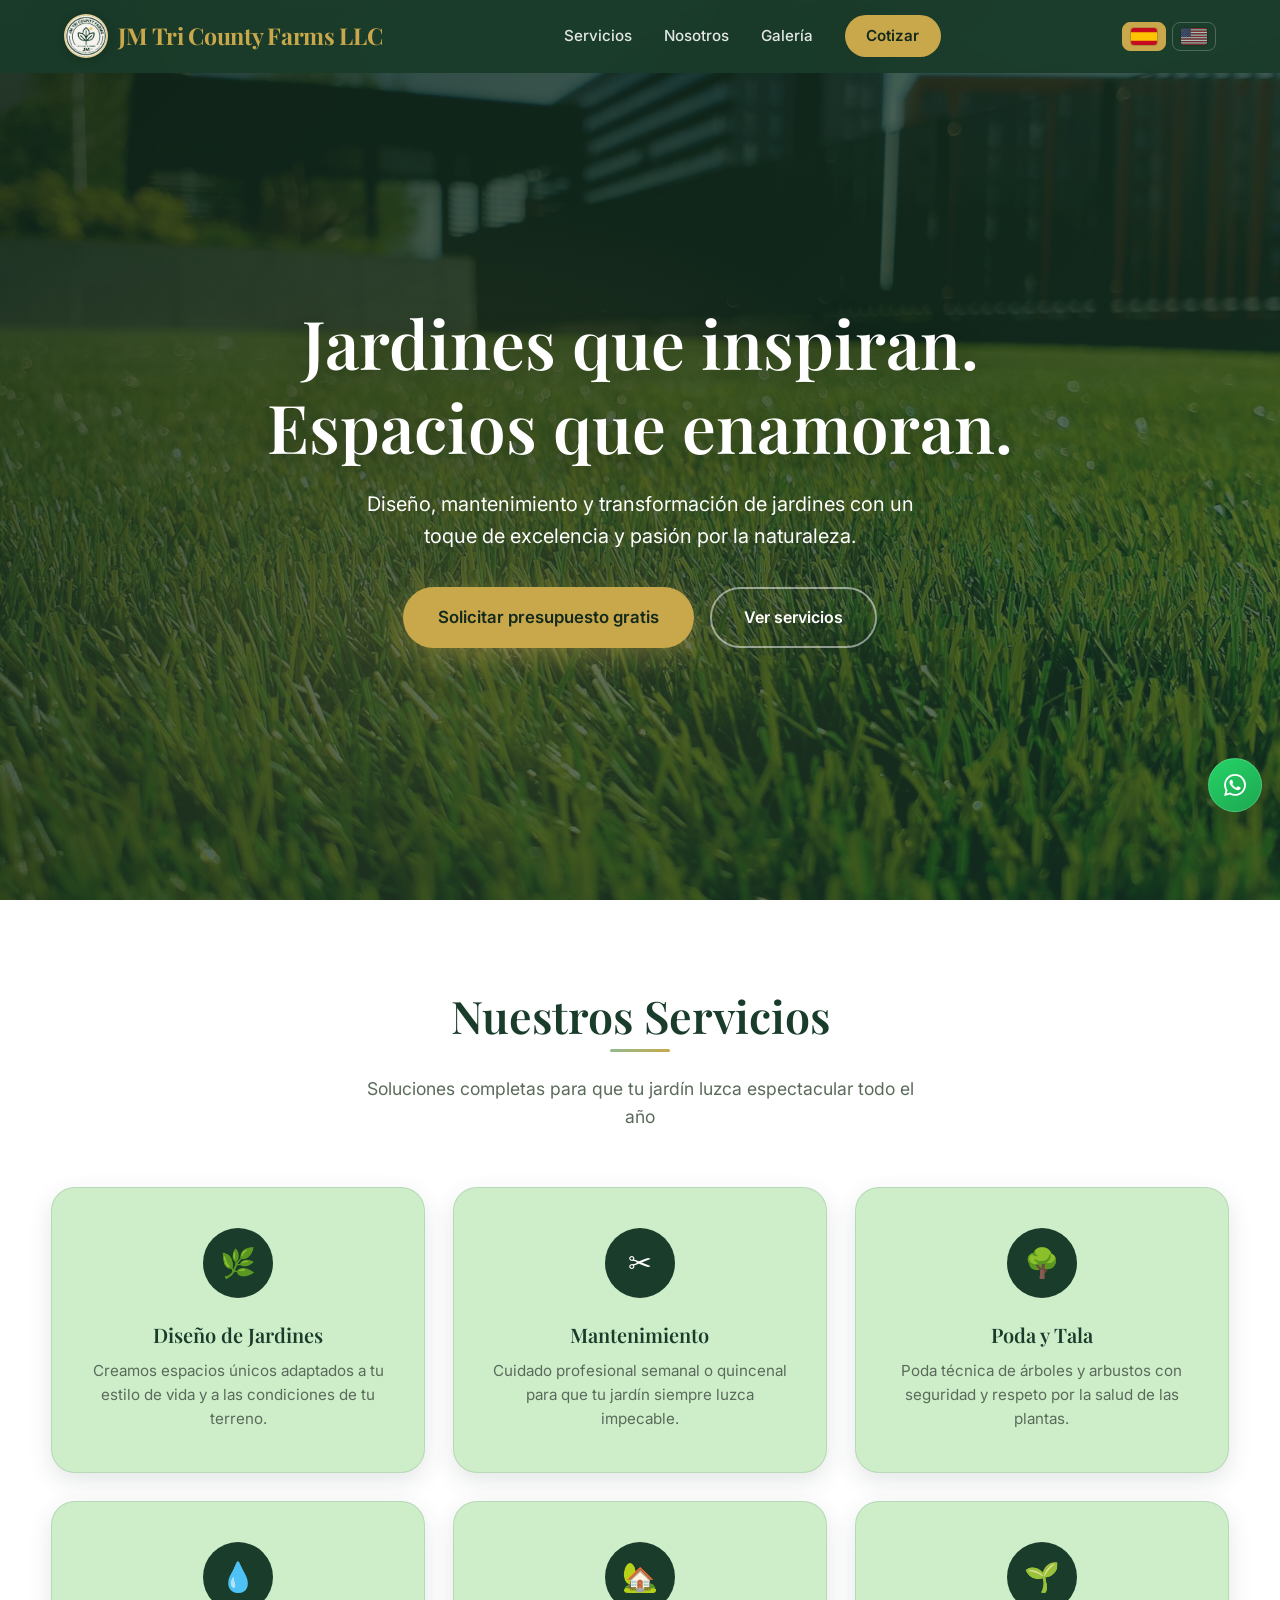
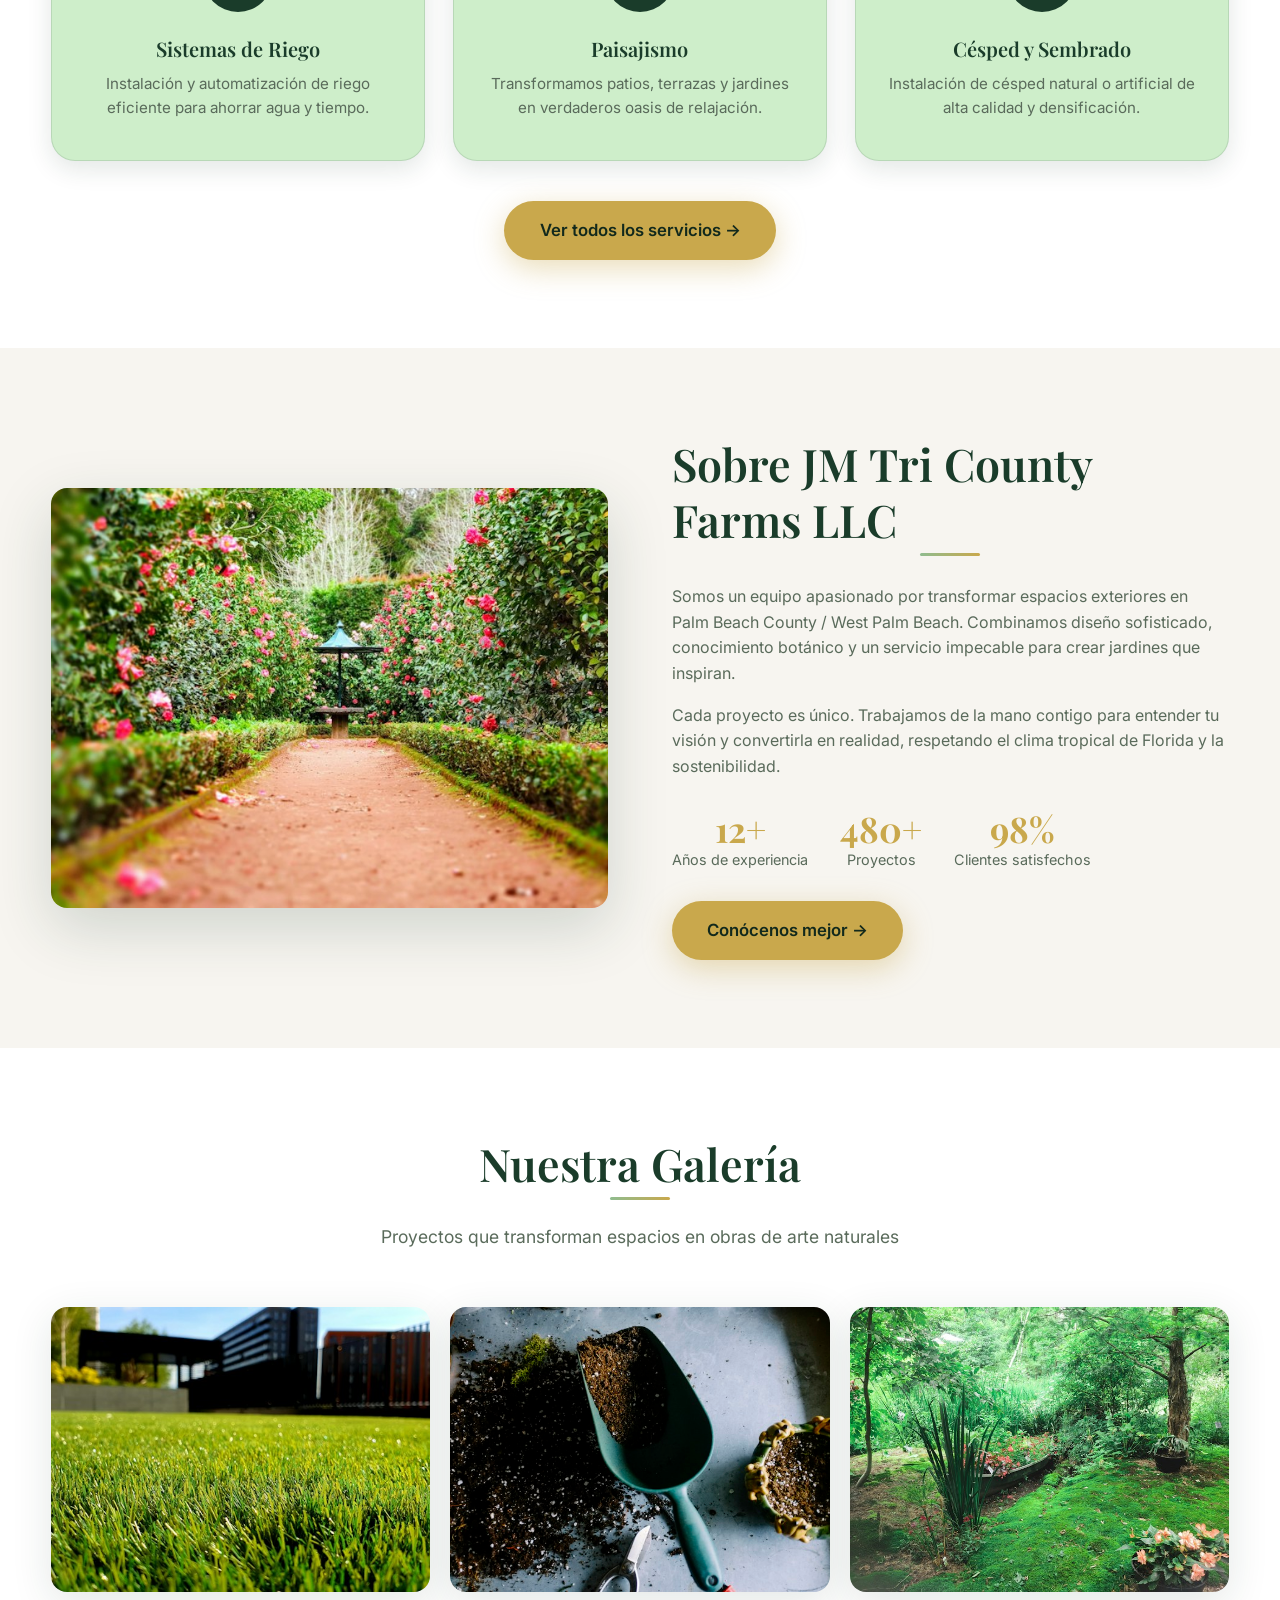
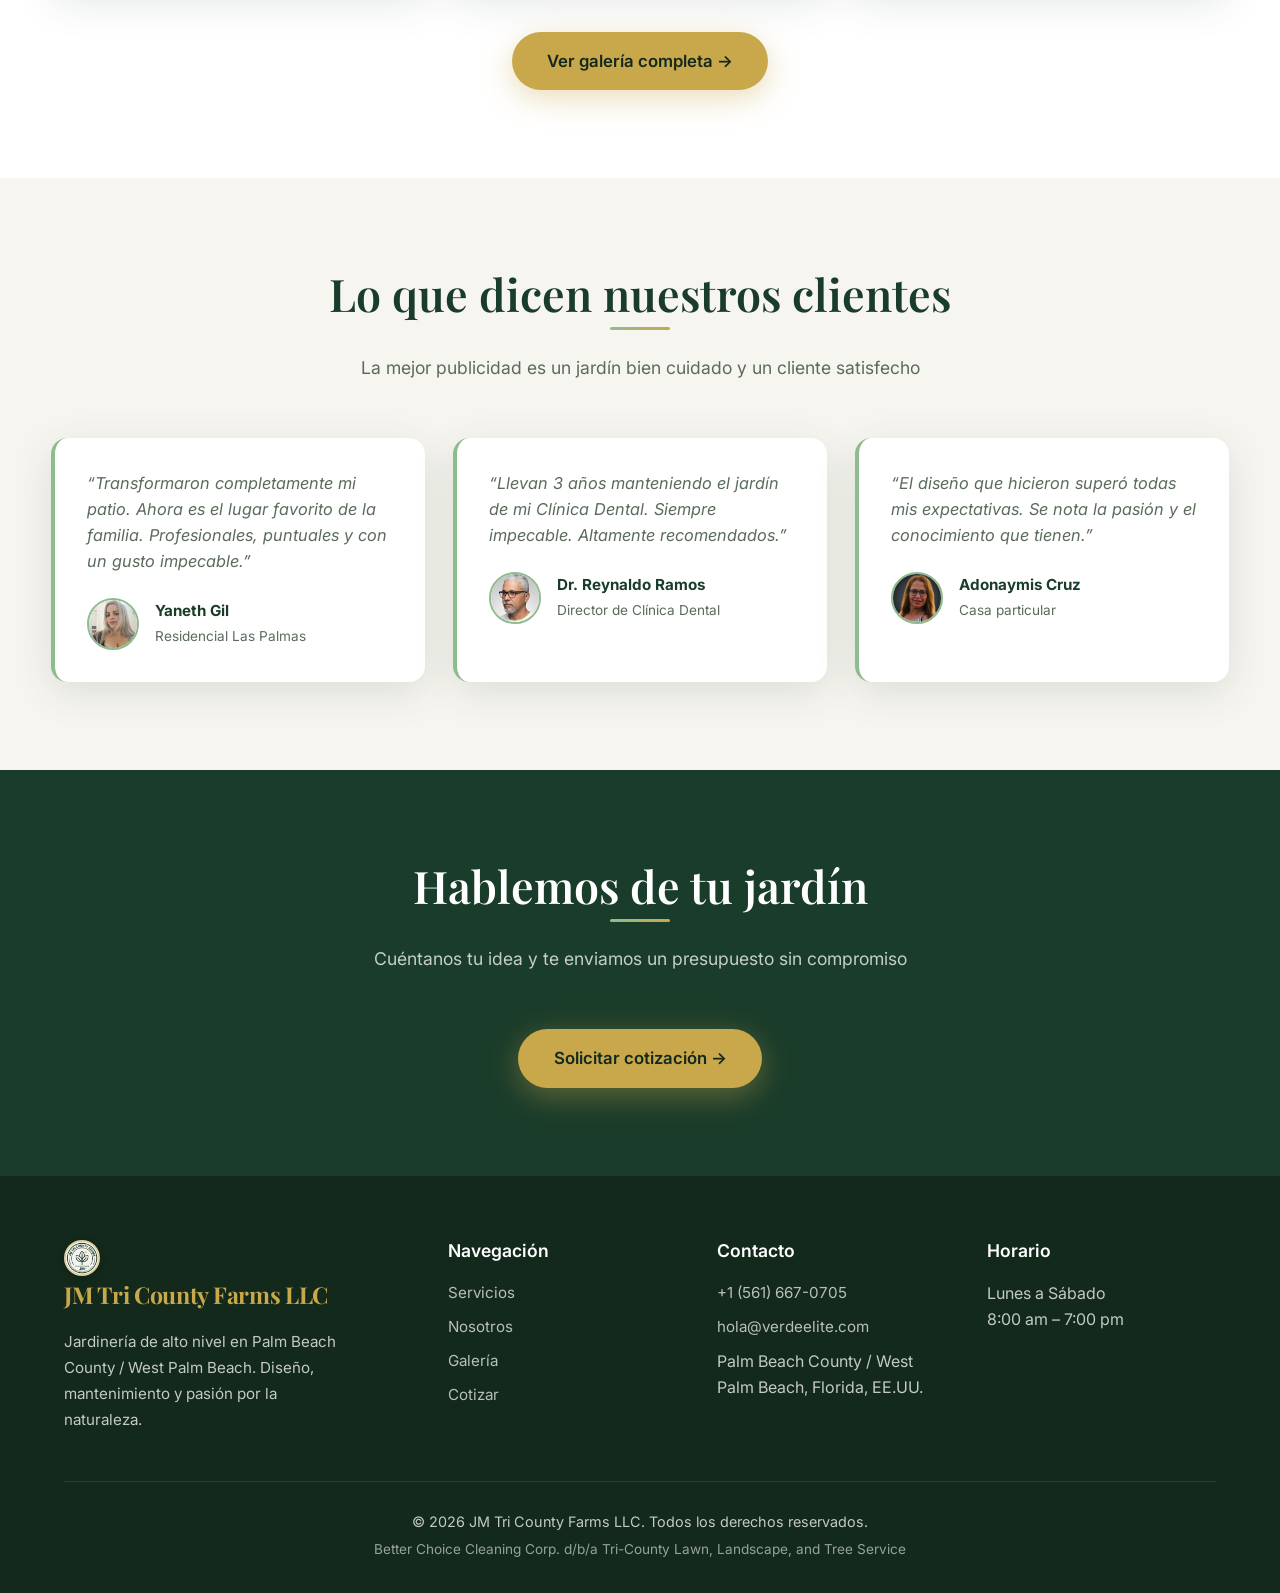
<file: index.html>
<!DOCTYPE html>
<html lang="es">
<head>
  <meta charset="UTF-8">
  <meta name="viewport" content="width=device-width, initial-scale=1.0">
  <meta name="description" content="JM Tri County Farms LLC - Jardinería de alto nivel en Palm Beach County / West Palm Beach. Diseño, mantenimiento y transformación de jardines con excelencia." data-i18n-content="desc.index">
  <meta name="theme-color" content="#1a3c2a">
  <title data-i18n="title.index">JM Tri County Farms LLC | Jardinería de Alto Nivel en Palm Beach County / West Palm Beach</title>
  <link rel="preconnect" href="https://fonts.googleapis.com">
  <link href="https://fonts.googleapis.com/css2?family=Playfair+Display:wght@500;600;700&family=Inter:wght@300;400;500;600&display=swap" rel="stylesheet">
  <link rel="stylesheet" href="css/main.css">
  <link rel="stylesheet" href="css/install.css">
  <link rel="manifest" href="manifest.json">
  <meta name="mobile-web-app-capable" content="yes">
  <meta name="apple-mobile-web-app-capable" content="yes">
  <meta name="apple-mobile-web-app-title" content="JM Tri County">
  <link rel="icon" href="icons/favicon.ico" type="image/x-icon">
  <link rel="apple-touch-icon" href="icons/icon-192.png">
</head>
<body>
    <header>
    <a href="index.html" class="logo">
      <img src="images/logos/logo.png" alt="JM Tri County Farms" class="logo-img" width="44" height="44">
      <span class="logo-text">JM <span>Tri County Farms LLC</span></span>
    </a>
    <nav class="nav-desktop">
      <a href="servicios.html" data-i18n="nav.servicios">Servicios</a>
      <a href="nosotros.html" data-i18n="nav.nosotros">Nosotros</a>
      <a href="galeria.html" data-i18n="nav.galeria">Galería</a>
      <a href="cotizar.html" class="btn-nav" data-i18n="nav.cotizar">Cotizar</a>
    </nav>
    <div class="header-actions">
      <div class="lang-switcher">
        <button type="button" class="lang-btn active" data-lang="es" aria-pressed="true" aria-label="Español" title="Español"><img src="images/flags/es.svg" alt="" width="26" height="17"></button>
        <button type="button" class="lang-btn" data-lang="en" aria-pressed="false" aria-label="English" title="English"><img src="images/flags/us.svg" alt="" width="26" height="17"></button>
      </div>
      <button class="menu-toggle" aria-label="Menú" data-i18n-aria="ar.menu">
        <span></span><span></span><span></span>
      </button>
    </div>
  </header>

  <nav class="nav-mobile">
    <div class="lang-switcher">
      <button type="button" class="lang-btn active" data-lang="es" aria-pressed="true" aria-label="Español" title="Español"><img src="images/flags/es.svg" alt="" width="26" height="17"></button>
      <button type="button" class="lang-btn" data-lang="en" aria-pressed="false" aria-label="English" title="English"><img src="images/flags/us.svg" alt="" width="26" height="17"></button>
    </div>
    <a href="servicios.html" data-i18n="nav.servicios">Servicios</a>
    <a href="nosotros.html" data-i18n="nav.nosotros">Nosotros</a>
    <a href="galeria.html" data-i18n="nav.galeria">Galería</a>
    <a href="cotizar.html" data-i18n="nav.cotizar">Cotizar</a>
  </nav>
  <div class="overlay"></div>

  <section class="hero">
    <div class="hero-content">
      <h1 data-i18n="hero.title">Jardines que inspiran.<br>Espacios que enamoran.</h1>
      <p data-i18n="hero.subtitle">Diseño, mantenimiento y transformación de jardines con un toque de excelencia y pasión por la naturaleza.</p>
      <div class="hero-buttons">
        <a href="cotizar.html" class="btn-primary" data-i18n="hero.cta">Solicitar presupuesto gratis</a>
        <a href="servicios.html" class="btn-secondary" data-i18n="hero.cta2">Ver servicios</a>
      </div>
    </div>
  </section>

  <section class="bg-white">
    <div class="container">
      <div class="section-title reveal">
        <h2 data-i18n="servicios.title">Nuestros Servicios</h2>
        <p data-i18n="servicios.subtitle">Soluciones completas para que tu jardín luzca espectacular todo el año</p>
      </div>
      <div class="servicios-grid">
        <div class="servicio-card reveal reveal-delay-1">
          <div class="servicio-icon">🌿</div>
          <h3 data-i18n="s1.title">Diseño de Jardines</h3>
          <p data-i18n="s1.desc">Creamos espacios únicos adaptados a tu estilo de vida y a las condiciones de tu terreno.</p>
        </div>
        <div class="servicio-card reveal reveal-delay-2">
          <div class="servicio-icon">✂️</div>
          <h3 data-i18n="s2.title">Mantenimiento</h3>
          <p data-i18n="s2.desc">Cuidado profesional semanal o quincenal para que tu jardín siempre luzca impecable.</p>
        </div>
        <div class="servicio-card reveal reveal-delay-3">
          <div class="servicio-icon">🌳</div>
          <h3 data-i18n="s3.title">Poda y Tala</h3>
          <p data-i18n="s3.desc">Poda técnica de árboles y arbustos con seguridad y respeto por la salud de las plantas.</p>
        </div>
        <div class="servicio-card reveal reveal-delay-1">
          <div class="servicio-icon">💧</div>
          <h3 data-i18n="s4.title">Sistemas de Riego</h3>
          <p data-i18n="s4.desc">Instalación y automatización de riego eficiente para ahorrar agua y tiempo.</p>
        </div>
        <div class="servicio-card reveal reveal-delay-2">
          <div class="servicio-icon">🏡</div>
          <h3 data-i18n="s5.title">Paisajismo</h3>
          <p data-i18n="s5.desc">Transformamos patios, terrazas y jardines en verdaderos oasis de relajación.</p>
        </div>
        <div class="servicio-card reveal reveal-delay-3">
          <div class="servicio-icon">🌱</div>
          <h3 data-i18n="s6.title">Césped y Sembrado</h3>
          <p data-i18n="s6.desc">Instalación de césped natural o artificial de alta calidad y densificación.</p>
        </div>
      </div>
      <div style="text-align:center;margin-top:2.5rem" class="reveal">
        <a href="servicios.html" class="btn-primary" data-i18n="cta.servicios">Ver todos los servicios →</a>
      </div>
    </div>
  </section>

  <section class="bg-cream">
    <div class="container">
      <div class="sobre-grid">
        <div class="sobre-img reveal">
          <img src="images/servicios/about.jpg" alt="Jardín en Palm Beach County / West Palm Beach - JM Tri County Farms LLC" data-i18n-alt="al.d" loading="lazy">
        </div>
        <div class="reveal reveal-delay-2">
          <div class="section-title" style="text-align:left;margin-bottom:1.5rem">
            <h2 data-i18n="nosotros.title">Sobre JM Tri County Farms LLC</h2>
          </div>
          <p style="color:var(--text-muted);margin-bottom:1rem" data-i18n="about.p1">Somos un equipo apasionado por transformar espacios exteriores en Palm Beach County / West Palm Beach. Combinamos diseño sofisticado, conocimiento botánico y un servicio impecable para crear jardines que inspiran.</p>
          <p style="color:var(--text-muted)" data-i18n="about.p2">Cada proyecto es único. Trabajamos de la mano contigo para entender tu visión y convertirla en realidad, respetando el clima tropical de Florida y la sostenibilidad.</p>
          <div class="sobre-stats">
            <div class="stat"><strong>12+</strong><span data-i18n="stat.years.long">Años de experiencia</span></div>
            <div class="stat"><strong>480+</strong><span data-i18n="stat.projects">Proyectos</span></div>
            <div class="stat"><strong>98%</strong><span data-i18n="stat.clients">Clientes satisfechos</span></div>
          </div>
          <a href="nosotros.html" class="btn-primary" style="margin-top:1.8rem" data-i18n="cta.nosotros">Conócenos mejor →</a>
        </div>
      </div>
    </div>
  </section>

  <section class="bg-white">
    <div class="container">
      <div class="section-title reveal">
        <h2 data-i18n="galeria.title">Nuestra Galería</h2>
        <p data-i18n="galeria.subtitle">Proyectos que transforman espacios en obras de arte naturales</p>
      </div>
      <div class="galeria-grid">
        <div class="galeria-item reveal"><img src="images/galeria/g1.jpg" alt="Jardín residencial Palm Beach County / West Palm Beach" data-i18n-alt="al.a" loading="lazy"><div class="overlay-info"><span data-i18n="gal.1">Residencial Coral Gables</span></div></div>
        <div class="galeria-item reveal reveal-delay-1"><img src="images/galeria/g2.jpg" alt="Paisajismo tropical" data-i18n-alt="al.b" loading="lazy"><div class="overlay-info"><span data-i18n="gal.2">Patio Tropical Coconut Grove</span></div></div>
        <div class="galeria-item reveal reveal-delay-2"><img src="images/galeria/g3.jpg" alt="Jardín moderno" data-i18n-alt="al.c" loading="lazy"><div class="overlay-info"><span data-i18n="gal.3">Diseño Contemporáneo Brickell</span></div></div>
      </div>
      <div style="text-align:center;margin-top:2.5rem" class="reveal">
        <a href="galeria.html" class="btn-primary" data-i18n="cta.galeria">Ver galería completa →</a>
      </div>
    </div>
  </section>

  <section class="bg-cream">
    <div class="container">
      <div class="section-title reveal">
        <h2 data-i18n="testimonios.title">Lo que dicen nuestros clientes</h2>
        <p data-i18n="testimonios.subtitle">La mejor publicidad es un jardín bien cuidado y un cliente satisfecho</p>
      </div>
      <div class="testimonios-grid">
        <div class="testimonio reveal">
          <p data-i18n="t1.text">“Transformaron completamente mi patio. Ahora es el lugar favorito de la familia. Profesionales, puntuales y con un gusto impecable.”</p>
          <div class="cliente">
            <img src="images/banners/testimonios/rubia.webp" alt="Yaneth Gil">
            <div><strong>Yaneth Gil</strong><span data-i18n="t1.role">Residencial Las Palmas</span></div>
          </div>
        </div>
        <div class="testimonio reveal reveal-delay-1">
          <p data-i18n="t2.text">“Llevan 3 años manteniendo el jardín de mi Clínica Dental. Siempre impecable. Altamente recomendados.”</p>
          <div class="cliente">
            <img src="images/banners/testimonios/hombre.webp" alt="Dr. Reynaldo Ramos">
            <div><strong>Dr. Reynaldo Ramos</strong><span data-i18n="t2.role">Director de Clínica Dental</span></div>
          </div>
        </div>
        <div class="testimonio reveal reveal-delay-2">
          <p data-i18n="t3.text">“El diseño que hicieron superó todas mis expectativas. Se nota la pasión y el conocimiento que tienen.”</p>
          <div class="cliente">
            <img src="images/banners/testimonios/cuca.webp" alt="Adonaymis Cruz">
            <div><strong>Adonaymis Cruz</strong><span data-i18n="t3.role">Casa particular</span></div>
          </div>
        </div>
      </div>
    </div>
  </section>

  <section class="bg-forest">
    <div class="container" style="text-align:center">
      <div class="section-title reveal">
        <h2 data-i18n="contacto.title">Hablemos de tu jardín</h2>
        <p data-i18n="contacto.subtitle">Cuéntanos tu idea y te enviamos un presupuesto sin compromiso</p>
      </div>
      <a href="cotizar.html" class="btn-primary reveal" data-i18n="cta.final.btn">Solicitar cotización →</a>
    </div>
  </section>

    <footer>
    <div class="footer-grid">
      <div class="footer-brand">
        <a href="index.html" class="logo">
          <img src="images/logos/logo.png" alt="JM Tri County Farms" class="logo-img logo-img--sm" width="36" height="36">
          <span class="logo-text">JM <span>Tri County Farms LLC</span></span>
        </a>
        <p data-i18n="footer.tagline">Jardinería de alto nivel en Palm Beach County / West Palm Beach. Diseño, mantenimiento y pasión por la naturaleza.</p>
      </div>
      <div class="footer-col">
        <h4 data-i18n="footer.nav">Navegación</h4>
        <a href="servicios.html" data-i18n="nav.servicios">Servicios</a>
        <a href="nosotros.html" data-i18n="nav.nosotros">Nosotros</a>
        <a href="galeria.html" data-i18n="nav.galeria">Galería</a>
        <a href="cotizar.html" data-i18n="nav.cotizar">Cotizar</a>
      </div>
      <div class="footer-col">
        <h4 data-i18n="footer.contact">Contacto</h4>
        <a href="tel:+15616670705">+1 (561) 667-0705</a>
        <a href="mailto:hola@verdeelite.com">hola@verdeelite.com</a>
        <p class="footer-area" data-i18n="footer.area">Palm Beach County / West Palm Beach, Florida, EE.UU.</p>
      </div>
      <div class="footer-col">
        <h4 data-i18n="footer.hours">Horario</h4>
        <p data-i18n="footer.hours.days">Lunes a Sábado</p>
        <p data-i18n="footer.hours.time">8:00 am – 7:00 pm</p>
      </div>
    </div>
    <div class="footer-bottom">
      <p data-i18n="footer.rights">© 2026 JM Tri County Farms LLC. Todos los derechos reservados.</p><p class="footer-company">Better Choice Cleaning Corp. d/b/a Tri-County Lawn, Landscape, and Tree Service</p>
    </div>
  </footer>

    <div class="floating-btns">
    <button type="button" class="float-btn float-install" aria-label="Instalar aplicación" data-i18n-aria="ar.install"><svg class="float-icon" viewBox="0 0 24 24" width="18" height="18" aria-hidden="true"><path fill="currentColor" d="M19 9h-4V3H9v6H5l7 7 7-7zM5 18v2h14v-2H5z"/></svg><span data-i18n="install">Instalar App</span></button>
    <a href="https://wa.me/15616670705" class="float-btn float-whatsapp" target="_blank" rel="noopener" aria-label="WhatsApp"><svg class="float-icon" viewBox="0 0 24 24" width="22" height="22" aria-hidden="true"><path fill="currentColor" d="M17.472 14.382c-.297-.149-1.758-.867-2.03-.967-.273-.099-.471-.148-.67.15-.197.297-.767.966-.94 1.164-.173.199-.347.223-.644.075-.297-.15-1.255-.463-2.39-1.475-.883-.788-1.48-1.761-1.653-2.059-.173-.297-.018-.458.13-.606.134-.133.298-.347.446-.52.149-.174.198-.298.298-.497.099-.198.05-.371-.025-.52-.075-.149-.669-1.612-.916-2.207-.242-.579-.487-.5-.669-.51-.173-.008-.371-.01-.57-.01-.198 0-.52.074-.792.372-.272.297-1.04 1.016-1.04 2.479 0 1.462 1.065 2.875 1.213 3.074.149.198 2.096 3.2 5.077 4.487.709.306 1.262.489 1.694.625.712.227 1.36.195 1.871.118.571-.085 1.758-.719 2.006-1.413.248-.694.248-1.289.173-1.413-.074-.124-.272-.198-.57-.347m-5.421 7.403h-.004a9.87 9.87 0 01-5.031-1.378l-.361-.214-3.741.982.998-3.648-.235-.374a9.86 9.86 0 01-1.51-5.26c.001-5.45 4.436-9.884 9.888-9.884 2.64 0 5.122 1.03 6.988 2.898a9.825 9.825 0 012.893 6.994c-.003 5.45-4.435 9.884-9.885 9.884m8.413-18.297A11.815 11.815 0 0012.05 0C5.495 0 .16 5.335.157 11.892c0 2.096.547 4.142 1.588 5.945L.057 24l6.305-1.654a11.882 11.882 0 005.683 1.448h.005c6.554 0 11.89-5.335 11.893-11.893a11.821 11.821 0 00-3.48-8.413z"/></svg></a>
    <a href="tel:+15616670705" class="float-btn float-call" aria-label="Llamar" data-i18n-aria="ar.call"><svg class="float-icon" viewBox="0 0 24 24" width="22" height="22" aria-hidden="true"><path fill="currentColor" d="M6.62 10.79a15.15 15.15 0 006.59 6.59l2.2-2.2a1 1 0 011.01-.24c1.12.37 2.33.57 3.58.57a1 1 0 011 1V20a1 1 0 01-1 1C10.4 21 3 13.6 3 4a1 1 0 011-1h3.5a1 1 0 011 1c0 1.25.2 2.46.57 3.58a1 1 0 01-.25 1.02l-2.2 2.19z"/></svg></a>
    <button type="button" class="float-btn float-top" aria-label="Volver arriba" data-i18n-aria="ar.top"><svg class="float-icon" viewBox="0 0 24 24" width="20" height="20" aria-hidden="true"><path fill="currentColor" d="M7.41 15.41L12 10.83l4.59 4.58L18 14l-6-6-6 6z"/></svg></button>
  </div>

  <div class="install-modal" id="installModal" hidden aria-hidden="true">
    <div class="install-modal__backdrop" data-close-install></div>
    <div class="install-modal__panel" role="dialog" aria-modal="true" aria-labelledby="installTitle">
      <button type="button" class="install-modal__close" data-close-install aria-label="Cerrar">×</button>
      <div class="install-modal__icon"><svg class="float-icon" viewBox="0 0 24 24" width="18" height="18" aria-hidden="true"><path fill="currentColor" d="M19 9h-4V3H9v6H5l7 7 7-7zM5 18v2h14v-2H5z"/></svg></div>
      <h3 id="installTitle" data-i18n="install.modal.title">Instalar JM Tri County</h3>
      <p class="install-modal__lead" data-i18n="install.modal.lead">Añade la app a tu pantalla de inicio para acceso rápido y experiencia offline.</p>
      <ol class="install-modal__steps" id="installSteps">
        <li data-i18n="install.modal.s1">Abre el menú del navegador (⋮ o Compartir).</li>
        <li data-i18n="install.modal.s2">Elige «Añadir a pantalla de inicio» o «Instalar aplicación».</li>
        <li data-i18n="install.modal.s3">Confirma e inicia la app desde el icono.</li>
      </ol>
      <button type="button" class="btn-primary install-modal__cta" id="installPromptBtn" data-i18n="install.modal.cta">Instalar ahora</button>
      <button type="button" class="install-modal__dismiss" data-close-install data-i18n="install.modal.close">Cerrar</button>
    </div>
  </div>

  <script src="js/data.js"></script>
  <script src="js/i18n.js"></script>
  <script src="js/main.js"></script>
  <script src="js/install.js"></script>
  <script>
    if ('serviceWorker' in navigator) {
      navigator.serviceWorker.register('sw.js').catch(() => {});
    }
  </script>
</body>
</html>
</file>
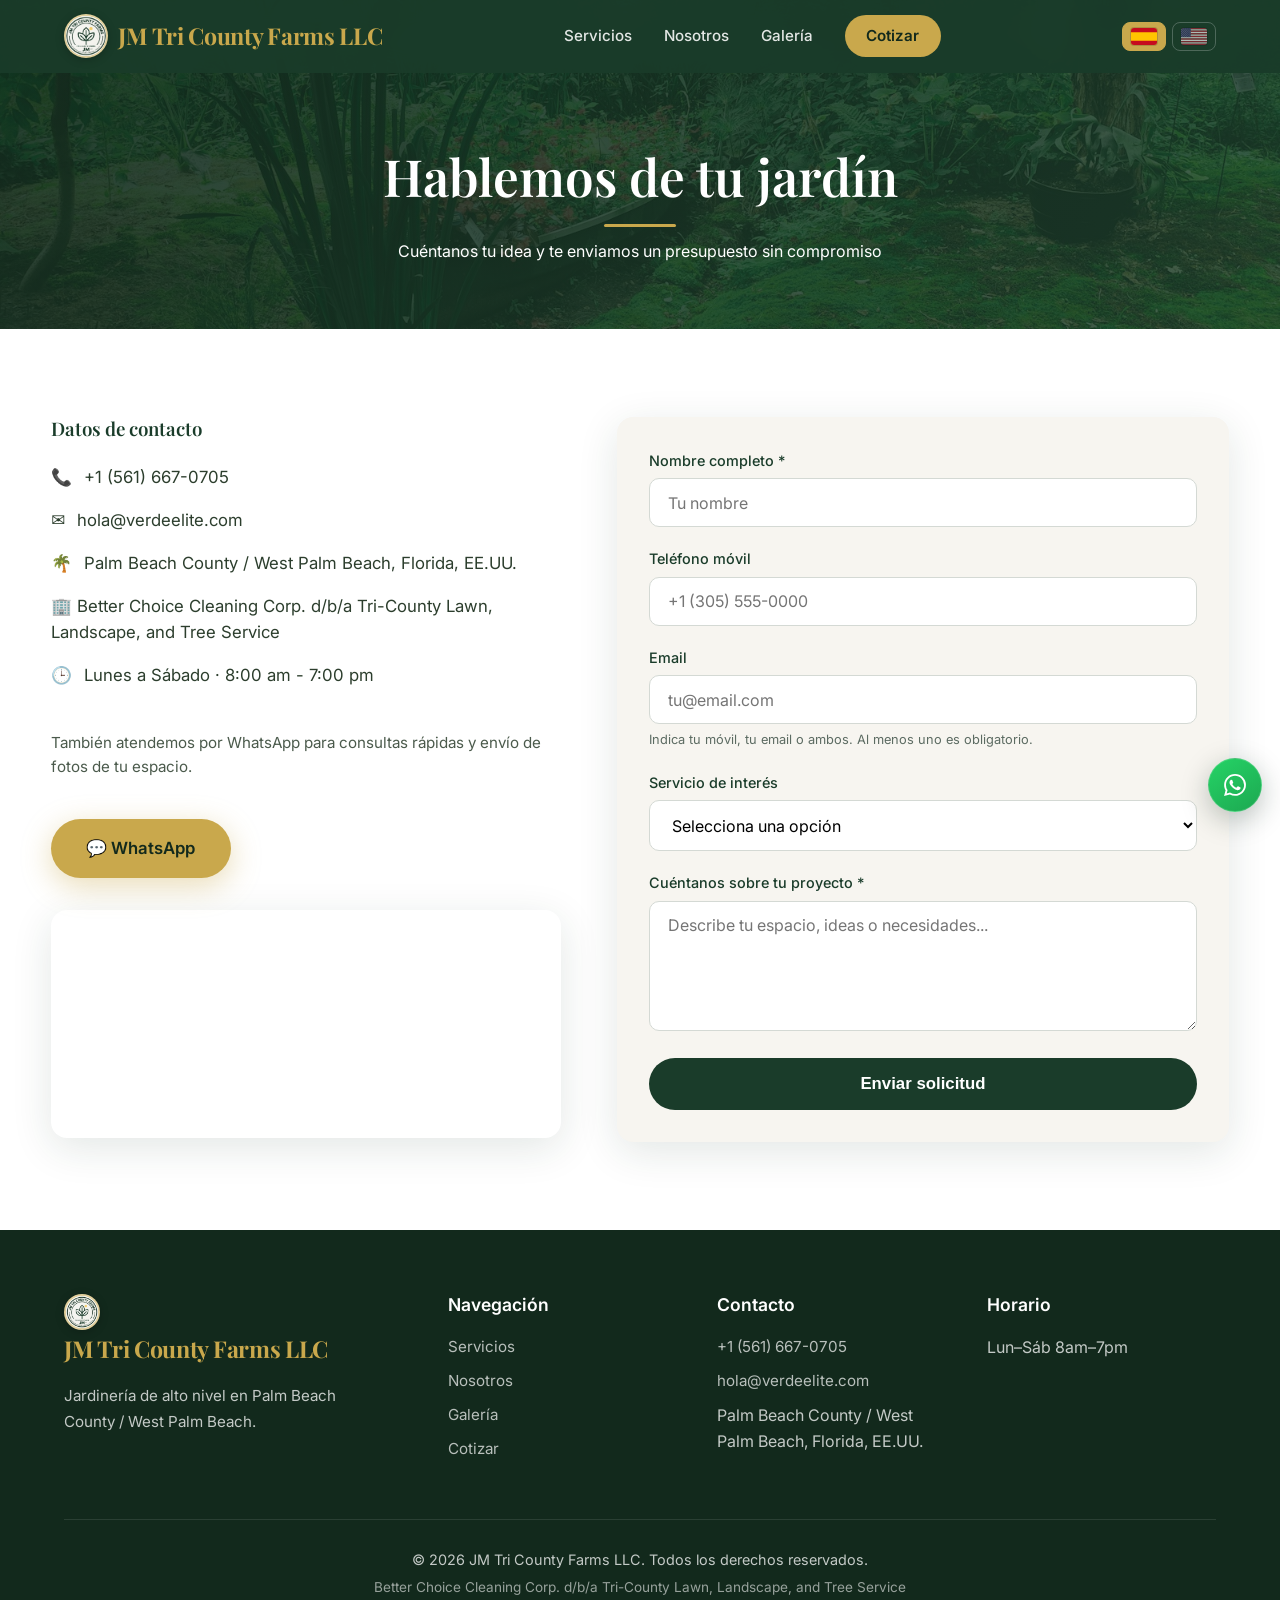
<file: cotizar.html>
<!DOCTYPE html>
<html lang="es">
<head>
  <meta charset="UTF-8">
  <meta name="viewport" content="width=device-width, initial-scale=1.0">
  <meta name="description" content="Solicita una cotización gratuita de jardinería en Palm Beach County / West Palm Beach con JM Tri County Farms LLC. Sin compromiso." data-i18n-content="desc.cotizar">
  <meta name="theme-color" content="#1a3c2a">
  <title data-i18n="title.cotizar">Cotizar | JM Tri County Farms LLC</title>
  <link rel="preconnect" href="https://fonts.googleapis.com">
  <link href="https://fonts.googleapis.com/css2?family=Playfair+Display:wght@500;600;700&family=Inter:wght@300;400;500;600&display=swap" rel="stylesheet">
  <link rel="stylesheet" href="css/main.css">
  <link rel="stylesheet" href="css/cotizar.css">
  <link rel="stylesheet" href="css/install.css">
  <link rel="manifest" href="manifest.json">
  <link rel="apple-touch-icon" href="icons/icon-192.png">
  <meta name="mobile-web-app-capable" content="yes">
  <meta name="apple-mobile-web-app-capable" content="yes">
  <meta name="apple-mobile-web-app-title" content="JM Tri County">
  <link rel="icon" href="icons/favicon.ico">
</head>
<body>
    <header>
    <a href="index.html" class="logo">
      <img src="images/logos/logo.png" alt="JM Tri County Farms" class="logo-img" width="44" height="44">
      <span class="logo-text">JM <span>Tri County Farms LLC</span></span>
    </a>
    <nav class="nav-desktop">
      <a href="servicios.html" data-i18n="nav.servicios">Servicios</a>
      <a href="nosotros.html" data-i18n="nav.nosotros">Nosotros</a>
      <a href="galeria.html" data-i18n="nav.galeria">Galería</a>
      <a href="cotizar.html" class="active btn-nav" data-i18n="nav.cotizar">Cotizar</a>
    </nav>
    <div class="header-actions">
      <div class="lang-switcher">
        <button type="button" class="lang-btn active" data-lang="es" aria-pressed="true" aria-label="Español" title="Español"><img src="images/flags/es.svg" alt="" width="26" height="17"></button>
        <button type="button" class="lang-btn" data-lang="en" aria-pressed="false" aria-label="English" title="English"><img src="images/flags/us.svg" alt="" width="26" height="17"></button>
      </div>
      <button class="menu-toggle" aria-label="Menú" data-i18n-aria="ar.menu">
        <span></span><span></span><span></span>
      </button>
    </div>
  </header>

  <nav class="nav-mobile">
    <div class="lang-switcher">
      <button type="button" class="lang-btn active" data-lang="es" aria-pressed="true" aria-label="Español" title="Español"><img src="images/flags/es.svg" alt="" width="26" height="17"></button>
      <button type="button" class="lang-btn" data-lang="en" aria-pressed="false" aria-label="English" title="English"><img src="images/flags/us.svg" alt="" width="26" height="17"></button>
    </div>
    <a href="servicios.html" data-i18n="nav.servicios">Servicios</a>
    <a href="nosotros.html" data-i18n="nav.nosotros">Nosotros</a>
    <a href="galeria.html" data-i18n="nav.galeria">Galería</a>
    <a href="cotizar.html" data-i18n="nav.cotizar">Cotizar</a>
  </nav>
  <div class="overlay"></div>

  <section class="page-hero cotizar-hero">
    <div class="container">
      <h1 class="reveal" data-i18n="contacto.title">Hablemos de tu jardín</h1>
      <p class="reveal reveal-delay-1" data-i18n="contacto.subtitle">Cuéntanos tu idea y te enviamos un presupuesto sin compromiso</p>
    </div>
  </section>

  <section class="bg-white">
    <div class="container">
      <div class="contacto-grid">
        <div class="info-contacto reveal">
          <h3 style="margin-bottom:1.5rem;color:var(--forest)" data-i18n="contact.info">Datos de contacto</h3>
          <p>📞 <a href="tel:+15616670705">+1 (561) 667-0705</a></p>
          <p>✉️ <a href="mailto:hola@verdeelite.com">hola@verdeelite.com</a></p>
          <p>🌴 <span data-i18n="footer.area">Palm Beach County / West Palm Beach, Florida, EE.UU.</span></p>
          <p>🏢 Better Choice Cleaning Corp. d/b/a Tri-County Lawn, Landscape, and Tree Service</p>
          <p>🕒 <span data-i18n="contact.hours">Lunes a Sábado · 8:00 am - 7:00 pm</span></p>
          <br>
          <p style="opacity:0.85;font-size:0.95rem" data-i18n="contact.wa">También atendemos por WhatsApp para consultas rápidas y envío de fotos de tu espacio.</p>
          <a href="https://wa.me/15616670705" data-i18n-wa="wa.msg" class="btn-primary" style="margin-top:1.5rem;display:inline-flex" target="_blank" rel="noopener">💬 WhatsApp</a>
          <div style="margin-top:2rem;border-radius:var(--radius);overflow:hidden;box-shadow:var(--shadow)">
            <iframe title="Ubicación JM Tri County Farms LLC" data-i18n-title="ti.map" src="https://maps.google.com/maps?q=West+Palm+Beach,+FL&output=embed" width="100%" height="220" style="border:0" loading="lazy" allowfullscreen></iframe>
          </div>
        </div>
        <form id="cotizar-form" class="reveal reveal-delay-2">
          <div class="form-group">
            <label for="nombre" data-i18n="form.name">Nombre completo *</label>
            <input type="text" id="nombre" name="nombre" required placeholder="Tu nombre" data-i18n-placeholder="ph.name">
          </div>
          <div class="form-group">
            <label for="telefono" data-i18n="form.phone">Teléfono móvil</label>
            <input type="tel" id="telefono" name="telefono" placeholder="+1 (305) 555-0000">
          </div>
          <div class="form-group">
            <label for="email" data-i18n="form.email">Email</label>
            <input type="email" id="email" name="email" placeholder="tu@email.com" data-i18n-placeholder="ph.email">
            <small class="form-note" data-i18n="form.contactnote">Indica tu móvil, tu email o ambos. Al menos uno es obligatorio.</small>
          </div>
          <div class="form-group">
            <label for="servicio" data-i18n="form.service">Servicio de interés</label>
            <select id="servicio" name="servicio">
              <option value="" data-i18n="opt.select">Selecciona una opción</option>
              <option value="diseno">Diseño de Jardines</option>
              <option value="mantenimiento">Mantenimiento</option>
              <option value="poda">Poda y Tala</option>
              <option value="riego">Sistemas de Riego</option>
              <option value="hardscape" data-i18n="opt.hardscape">Hardscape & Paisajismo</option>
              <option value="tropical" data-i18n="opt.tropical">Jardines Tropicales</option>
              <option value="otro" data-i18n="opt.other">Otro</option>
            </select>
          </div>
          <div class="form-group">
            <label for="mensaje" data-i18n="form.msg">Cuéntanos sobre tu proyecto *</label>
            <textarea id="mensaje" name="mensaje" required placeholder="Describe tu espacio, ideas o necesidades..." data-i18n-placeholder="ph.msg"></textarea>
          </div>
          <button type="submit" class="btn-submit" data-i18n="form.submit">Enviar solicitud</button>
        </form>
      </div>
    </div>
  </section>

    <footer>
    <div class="footer-grid">
      <div class="footer-brand">
        <a href="index.html" class="logo">
          <img src="images/logos/logo.png" alt="JM Tri County Farms" class="logo-img logo-img--sm" width="36" height="36">
          <span class="logo-text">JM <span>Tri County Farms LLC</span></span>
        </a>
        <p data-i18n="footer.tagline.short">Jardinería de alto nivel en Palm Beach County / West Palm Beach.</p>
      </div>
      <div class="footer-col">
        <h4 data-i18n="footer.nav">Navegación</h4>
        <a href="servicios.html" data-i18n="nav.servicios">Servicios</a>
        <a href="nosotros.html" data-i18n="nav.nosotros">Nosotros</a>
        <a href="galeria.html" data-i18n="nav.galeria">Galería</a>
        <a href="cotizar.html" data-i18n="nav.cotizar">Cotizar</a>
      </div>
      <div class="footer-col">
        <h4 data-i18n="footer.contact">Contacto</h4>
        <a href="tel:+15616670705">+1 (561) 667-0705</a>
        <a href="mailto:hola@verdeelite.com">hola@verdeelite.com</a>
        <p class="footer-area" data-i18n="footer.area">Palm Beach County / West Palm Beach, Florida, EE.UU.</p>
      </div>
      <div class="footer-col">
        <h4 data-i18n="footer.hours">Horario</h4>
        <p data-i18n="footer.hours.short">Lun–Sáb 8am–7pm</p>
      </div>
    </div>
    <div class="footer-bottom"><p data-i18n="footer.rights">© 2026 JM Tri County Farms LLC. Todos los derechos reservados.</p><p class="footer-company">Better Choice Cleaning Corp. d/b/a Tri-County Lawn, Landscape, and Tree Service</p></div>
  </footer>

    <div class="floating-btns">
    <button type="button" class="float-btn float-install" aria-label="Instalar aplicación" data-i18n-aria="ar.install"><svg class="float-icon" viewBox="0 0 24 24" width="18" height="18" aria-hidden="true"><path fill="currentColor" d="M19 9h-4V3H9v6H5l7 7 7-7zM5 18v2h14v-2H5z"/></svg><span data-i18n="install">Instalar App</span></button>
    <a href="https://wa.me/15616670705" class="float-btn float-whatsapp" target="_blank" rel="noopener" aria-label="WhatsApp"><svg class="float-icon" viewBox="0 0 24 24" width="22" height="22" aria-hidden="true"><path fill="currentColor" d="M17.472 14.382c-.297-.149-1.758-.867-2.03-.967-.273-.099-.471-.148-.67.15-.197.297-.767.966-.94 1.164-.173.199-.347.223-.644.075-.297-.15-1.255-.463-2.39-1.475-.883-.788-1.48-1.761-1.653-2.059-.173-.297-.018-.458.13-.606.134-.133.298-.347.446-.52.149-.174.198-.298.298-.497.099-.198.05-.371-.025-.52-.075-.149-.669-1.612-.916-2.207-.242-.579-.487-.5-.669-.51-.173-.008-.371-.01-.57-.01-.198 0-.52.074-.792.372-.272.297-1.04 1.016-1.04 2.479 0 1.462 1.065 2.875 1.213 3.074.149.198 2.096 3.2 5.077 4.487.709.306 1.262.489 1.694.625.712.227 1.36.195 1.871.118.571-.085 1.758-.719 2.006-1.413.248-.694.248-1.289.173-1.413-.074-.124-.272-.198-.57-.347m-5.421 7.403h-.004a9.87 9.87 0 01-5.031-1.378l-.361-.214-3.741.982.998-3.648-.235-.374a9.86 9.86 0 01-1.51-5.26c.001-5.45 4.436-9.884 9.888-9.884 2.64 0 5.122 1.03 6.988 2.898a9.825 9.825 0 012.893 6.994c-.003 5.45-4.435 9.884-9.885 9.884m8.413-18.297A11.815 11.815 0 0012.05 0C5.495 0 .16 5.335.157 11.892c0 2.096.547 4.142 1.588 5.945L.057 24l6.305-1.654a11.882 11.882 0 005.683 1.448h.005c6.554 0 11.89-5.335 11.893-11.893a11.821 11.821 0 00-3.48-8.413z"/></svg></a>
    <a href="tel:+15616670705" class="float-btn float-call" aria-label="Llamar" data-i18n-aria="ar.call"><svg class="float-icon" viewBox="0 0 24 24" width="22" height="22" aria-hidden="true"><path fill="currentColor" d="M6.62 10.79a15.15 15.15 0 006.59 6.59l2.2-2.2a1 1 0 011.01-.24c1.12.37 2.33.57 3.58.57a1 1 0 011 1V20a1 1 0 01-1 1C10.4 21 3 13.6 3 4a1 1 0 011-1h3.5a1 1 0 011 1c0 1.25.2 2.46.57 3.58a1 1 0 01-.25 1.02l-2.2 2.19z"/></svg></a>
    <button type="button" class="float-btn float-top" aria-label="Volver arriba" data-i18n-aria="ar.top"><svg class="float-icon" viewBox="0 0 24 24" width="20" height="20" aria-hidden="true"><path fill="currentColor" d="M7.41 15.41L12 10.83l4.59 4.58L18 14l-6-6-6 6z"/></svg></button>
  </div>

  <div class="install-modal" id="installModal" hidden aria-hidden="true">
    <div class="install-modal__backdrop" data-close-install></div>
    <div class="install-modal__panel" role="dialog" aria-modal="true" aria-labelledby="installTitle">
      <button type="button" class="install-modal__close" data-close-install aria-label="Cerrar">×</button>
      <div class="install-modal__icon"><svg class="float-icon" viewBox="0 0 24 24" width="18" height="18" aria-hidden="true"><path fill="currentColor" d="M19 9h-4V3H9v6H5l7 7 7-7zM5 18v2h14v-2H5z"/></svg></div>
      <h3 id="installTitle" data-i18n="install.modal.title">Instalar JM Tri County</h3>
      <p class="install-modal__lead" data-i18n="install.modal.lead">Añade la app a tu pantalla de inicio para acceso rápido y experiencia offline.</p>
      <ol class="install-modal__steps" id="installSteps">
        <li data-i18n="install.modal.s1">Abre el menú del navegador (⋮ o Compartir).</li>
        <li data-i18n="install.modal.s2">Elige «Añadir a pantalla de inicio» o «Instalar aplicación».</li>
        <li data-i18n="install.modal.s3">Confirma e inicia la app desde el icono.</li>
      </ol>
      <button type="button" class="btn-primary install-modal__cta" id="installPromptBtn" data-i18n="install.modal.cta">Instalar ahora</button>
      <button type="button" class="install-modal__dismiss" data-close-install data-i18n="install.modal.close">Cerrar</button>
    </div>
  </div>

  <script src="js/data.js"></script>
  <script src="js/i18n.js"></script>
  <script src="js/main.js"></script>
  <script src="js/install.js"></script>
  <script src="js/cotizar.js"></script>
  <script>if('serviceWorker' in navigator)navigator.serviceWorker.register('sw.js').catch(()=>{});</script>
</body>
</html>
</file>
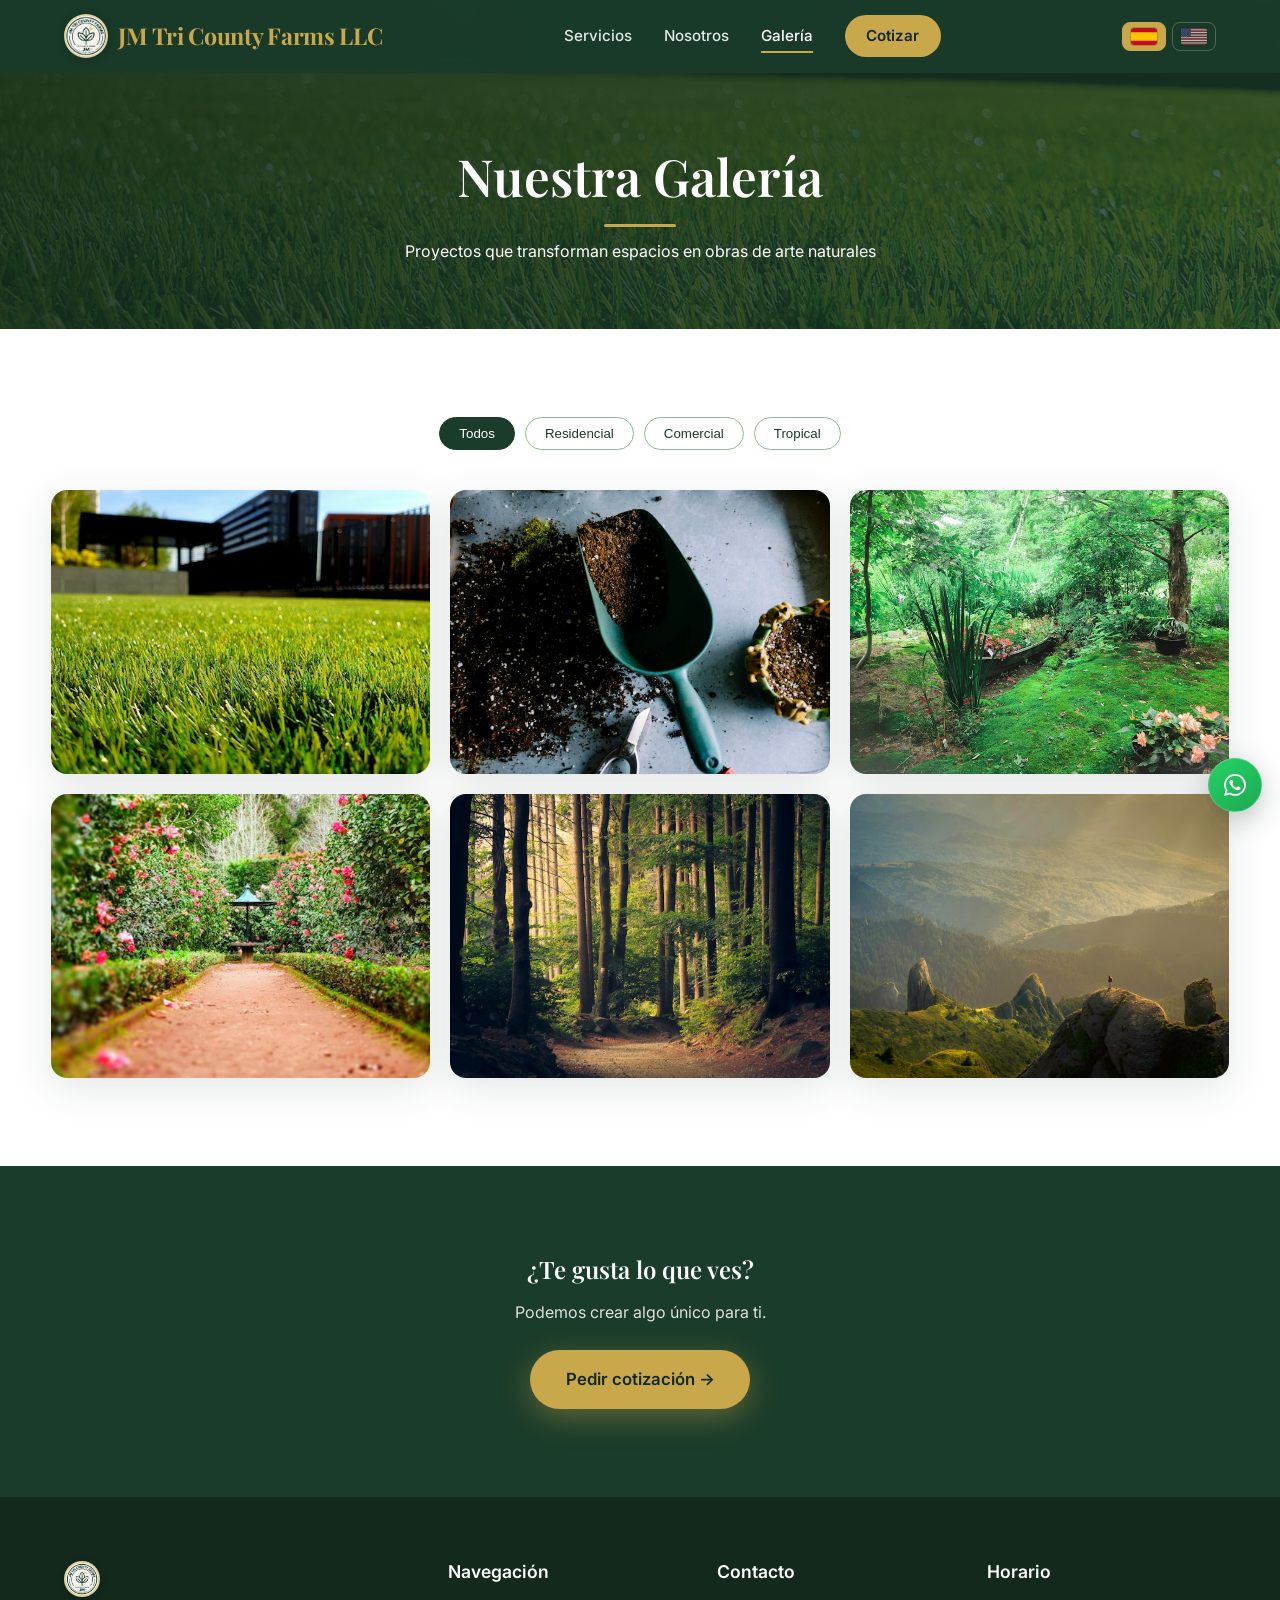
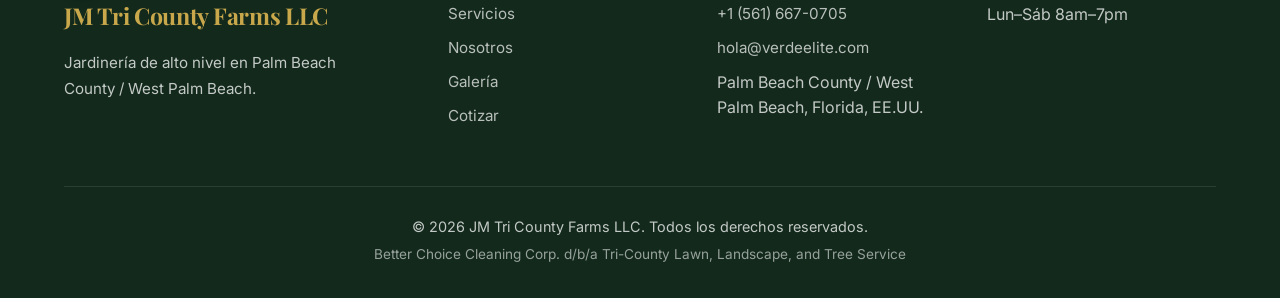
<file: galeria.html>
<!DOCTYPE html>
<html lang="es">
<head>
  <meta charset="UTF-8">
  <meta name="viewport" content="width=device-width, initial-scale=1.0">
  <meta name="description" content="Galería de proyectos de jardinería y paisajismo de JM Tri County Farms LLC en Palm Beach County / West Palm Beach, Florida." data-i18n-content="desc.galeria">
  <meta name="theme-color" content="#1a3c2a">
  <title data-i18n="title.galeria">Galería | JM Tri County Farms LLC</title>
  <link rel="preconnect" href="https://fonts.googleapis.com">
  <link href="https://fonts.googleapis.com/css2?family=Playfair+Display:wght@500;600;700&family=Inter:wght@300;400;500;600&display=swap" rel="stylesheet">
  <link rel="stylesheet" href="css/main.css">
  <link rel="stylesheet" href="css/galeria.css">
  <link rel="stylesheet" href="css/install.css">
  <link rel="manifest" href="manifest.json">
  <link rel="apple-touch-icon" href="icons/icon-192.png">
  <meta name="mobile-web-app-capable" content="yes">
  <meta name="apple-mobile-web-app-capable" content="yes">
  <meta name="apple-mobile-web-app-title" content="JM Tri County">
  <link rel="icon" href="icons/favicon.ico">
</head>
<body>
    <header>
    <a href="index.html" class="logo">
      <img src="images/logos/logo.png" alt="JM Tri County Farms" class="logo-img" width="44" height="44">
      <span class="logo-text">JM <span>Tri County Farms LLC</span></span>
    </a>
    <nav class="nav-desktop">
      <a href="servicios.html" data-i18n="nav.servicios">Servicios</a>
      <a href="nosotros.html" data-i18n="nav.nosotros">Nosotros</a>
      <a href="galeria.html" class="active" data-i18n="nav.galeria">Galería</a>
      <a href="cotizar.html" class="btn-nav" data-i18n="nav.cotizar">Cotizar</a>
    </nav>
    <div class="header-actions">
      <div class="lang-switcher">
        <button type="button" class="lang-btn active" data-lang="es" aria-pressed="true" aria-label="Español" title="Español"><img src="images/flags/es.svg" alt="" width="26" height="17"></button>
        <button type="button" class="lang-btn" data-lang="en" aria-pressed="false" aria-label="English" title="English"><img src="images/flags/us.svg" alt="" width="26" height="17"></button>
      </div>
      <button class="menu-toggle" aria-label="Menú" data-i18n-aria="ar.menu">
        <span></span><span></span><span></span>
      </button>
    </div>
  </header>

  <nav class="nav-mobile">
    <div class="lang-switcher">
      <button type="button" class="lang-btn active" data-lang="es" aria-pressed="true" aria-label="Español" title="Español"><img src="images/flags/es.svg" alt="" width="26" height="17"></button>
      <button type="button" class="lang-btn" data-lang="en" aria-pressed="false" aria-label="English" title="English"><img src="images/flags/us.svg" alt="" width="26" height="17"></button>
    </div>
    <a href="servicios.html" data-i18n="nav.servicios">Servicios</a>
    <a href="nosotros.html" data-i18n="nav.nosotros">Nosotros</a>
    <a href="galeria.html" data-i18n="nav.galeria">Galería</a>
    <a href="cotizar.html" data-i18n="nav.cotizar">Cotizar</a>
  </nav>
  <div class="overlay"></div>

  <section class="page-hero galeria-hero">
    <div class="container">
      <h1 class="reveal" data-i18n="galeria.title">Nuestra Galería</h1>
      <p class="reveal reveal-delay-1" data-i18n="galeria.subtitle">Proyectos que transforman espacios en obras de arte naturales</p>
    </div>
  </section>

  <section class="bg-white">
    <div class="container">
      <div class="galeria-filters reveal">
        <button class="filter-btn active" data-filter="all" data-i18n="filter.all">Todos</button>
        <button class="filter-btn" data-filter="residencial" data-i18n="filter.residencial">Residencial</button>
        <button class="filter-btn" data-filter="comercial" data-i18n="filter.comercial">Comercial</button>
        <button class="filter-btn" data-filter="tropical" data-i18n="filter.tropical">Tropical</button>
      </div>
      <div class="galeria-grid" id="galeria-grid">
        <div class="galeria-item reveal" data-cat="residencial">
          <img src="images/galeria/g1.jpg" alt="Residencial Coral Gables" data-i18n-alt="gal.1" loading="lazy">
          <div class="overlay-info"><span data-i18n="gal.1">Residencial Coral Gables</span></div>
        </div>
        <div class="galeria-item reveal reveal-delay-1" data-cat="tropical">
          <img src="images/galeria/g2.jpg" alt="Patio Tropical Coconut Grove" data-i18n-alt="gal.2" loading="lazy">
          <div class="overlay-info"><span data-i18n="gal.2">Patio Tropical Coconut Grove</span></div>
        </div>
        <div class="galeria-item reveal reveal-delay-2" data-cat="residencial">
          <img src="images/galeria/g3.jpg" alt="Diseño Contemporáneo Brickell" data-i18n-alt="gal.3" loading="lazy">
          <div class="overlay-info"><span data-i18n="gal.3">Diseño Contemporáneo Brickell</span></div>
        </div>
        <div class="galeria-item reveal" data-cat="comercial">
          <img src="images/galeria/g4.jpg" alt="Jardín Comercial Downtown" data-i18n-alt="gal.4" loading="lazy">
          <div class="overlay-info"><span data-i18n="gal.4">Jardín Comercial Downtown</span></div>
        </div>
        <div class="galeria-item reveal reveal-delay-1" data-cat="tropical">
          <img src="images/galeria/g5.jpg" alt="Palmeras Key Biscayne" data-i18n-alt="gal.5" loading="lazy">
          <div class="overlay-info"><span data-i18n="gal.5">Palmeras Key Biscayne</span></div>
        </div>
        <div class="galeria-item reveal reveal-delay-2" data-cat="residencial">
          <img src="images/galeria/g6.jpg" alt="Patio Familiar Kendall" data-i18n-alt="gal.6" loading="lazy">
          <div class="overlay-info"><span data-i18n="gal.6">Patio Familiar Kendall</span></div>
        </div>
      </div>
    </div>
  </section>

  <section class="bg-forest">
    <div class="container" style="text-align:center">
      <h2 class="reveal" style="color:#fff;margin-bottom:1rem" data-i18n="gal.cta.t">¿Te gusta lo que ves?</h2>
      <p class="reveal" style="opacity:0.85;margin-bottom:1.5rem" data-i18n="gal.cta.p">Podemos crear algo único para ti.</p>
      <a href="cotizar.html" class="btn-primary reveal" data-i18n="gal.cta.btn">Pedir cotización →</a>
    </div>
  </section>

    <footer>
    <div class="footer-grid">
      <div class="footer-brand">
        <a href="index.html" class="logo">
          <img src="images/logos/logo.png" alt="JM Tri County Farms" class="logo-img logo-img--sm" width="36" height="36">
          <span class="logo-text">JM <span>Tri County Farms LLC</span></span>
        </a>
        <p data-i18n="footer.tagline.short">Jardinería de alto nivel en Palm Beach County / West Palm Beach.</p>
      </div>
      <div class="footer-col">
        <h4 data-i18n="footer.nav">Navegación</h4>
        <a href="servicios.html" data-i18n="nav.servicios">Servicios</a>
        <a href="nosotros.html" data-i18n="nav.nosotros">Nosotros</a>
        <a href="galeria.html" data-i18n="nav.galeria">Galería</a>
        <a href="cotizar.html" data-i18n="nav.cotizar">Cotizar</a>
      </div>
      <div class="footer-col">
        <h4 data-i18n="footer.contact">Contacto</h4>
        <a href="tel:+15616670705">+1 (561) 667-0705</a>
        <a href="mailto:hola@verdeelite.com">hola@verdeelite.com</a>
        <p class="footer-area" data-i18n="footer.area">Palm Beach County / West Palm Beach, Florida, EE.UU.</p>
      </div>
      <div class="footer-col">
        <h4 data-i18n="footer.hours">Horario</h4>
        <p data-i18n="footer.hours.short">Lun–Sáb 8am–7pm</p>
      </div>
    </div>
    <div class="footer-bottom"><p data-i18n="footer.rights">© 2026 JM Tri County Farms LLC. Todos los derechos reservados.</p><p class="footer-company">Better Choice Cleaning Corp. d/b/a Tri-County Lawn, Landscape, and Tree Service</p></div>
  </footer>

    <div class="floating-btns">
    <button type="button" class="float-btn float-install" aria-label="Instalar aplicación" data-i18n-aria="ar.install"><svg class="float-icon" viewBox="0 0 24 24" width="18" height="18" aria-hidden="true"><path fill="currentColor" d="M19 9h-4V3H9v6H5l7 7 7-7zM5 18v2h14v-2H5z"/></svg><span data-i18n="install">Instalar App</span></button>
    <a href="https://wa.me/15616670705" class="float-btn float-whatsapp" target="_blank" rel="noopener" aria-label="WhatsApp"><svg class="float-icon" viewBox="0 0 24 24" width="22" height="22" aria-hidden="true"><path fill="currentColor" d="M17.472 14.382c-.297-.149-1.758-.867-2.03-.967-.273-.099-.471-.148-.67.15-.197.297-.767.966-.94 1.164-.173.199-.347.223-.644.075-.297-.15-1.255-.463-2.39-1.475-.883-.788-1.48-1.761-1.653-2.059-.173-.297-.018-.458.13-.606.134-.133.298-.347.446-.52.149-.174.198-.298.298-.497.099-.198.05-.371-.025-.52-.075-.149-.669-1.612-.916-2.207-.242-.579-.487-.5-.669-.51-.173-.008-.371-.01-.57-.01-.198 0-.52.074-.792.372-.272.297-1.04 1.016-1.04 2.479 0 1.462 1.065 2.875 1.213 3.074.149.198 2.096 3.2 5.077 4.487.709.306 1.262.489 1.694.625.712.227 1.36.195 1.871.118.571-.085 1.758-.719 2.006-1.413.248-.694.248-1.289.173-1.413-.074-.124-.272-.198-.57-.347m-5.421 7.403h-.004a9.87 9.87 0 01-5.031-1.378l-.361-.214-3.741.982.998-3.648-.235-.374a9.86 9.86 0 01-1.51-5.26c.001-5.45 4.436-9.884 9.888-9.884 2.64 0 5.122 1.03 6.988 2.898a9.825 9.825 0 012.893 6.994c-.003 5.45-4.435 9.884-9.885 9.884m8.413-18.297A11.815 11.815 0 0012.05 0C5.495 0 .16 5.335.157 11.892c0 2.096.547 4.142 1.588 5.945L.057 24l6.305-1.654a11.882 11.882 0 005.683 1.448h.005c6.554 0 11.89-5.335 11.893-11.893a11.821 11.821 0 00-3.48-8.413z"/></svg></a>
    <a href="tel:+15616670705" class="float-btn float-call" aria-label="Llamar" data-i18n-aria="ar.call"><svg class="float-icon" viewBox="0 0 24 24" width="22" height="22" aria-hidden="true"><path fill="currentColor" d="M6.62 10.79a15.15 15.15 0 006.59 6.59l2.2-2.2a1 1 0 011.01-.24c1.12.37 2.33.57 3.58.57a1 1 0 011 1V20a1 1 0 01-1 1C10.4 21 3 13.6 3 4a1 1 0 011-1h3.5a1 1 0 011 1c0 1.25.2 2.46.57 3.58a1 1 0 01-.25 1.02l-2.2 2.19z"/></svg></a>
    <button type="button" class="float-btn float-top" aria-label="Volver arriba" data-i18n-aria="ar.top"><svg class="float-icon" viewBox="0 0 24 24" width="20" height="20" aria-hidden="true"><path fill="currentColor" d="M7.41 15.41L12 10.83l4.59 4.58L18 14l-6-6-6 6z"/></svg></button>
  </div>

  <div class="install-modal" id="installModal" hidden aria-hidden="true">
    <div class="install-modal__backdrop" data-close-install></div>
    <div class="install-modal__panel" role="dialog" aria-modal="true" aria-labelledby="installTitle">
      <button type="button" class="install-modal__close" data-close-install aria-label="Cerrar">×</button>
      <div class="install-modal__icon"><svg class="float-icon" viewBox="0 0 24 24" width="18" height="18" aria-hidden="true"><path fill="currentColor" d="M19 9h-4V3H9v6H5l7 7 7-7zM5 18v2h14v-2H5z"/></svg></div>
      <h3 id="installTitle" data-i18n="install.modal.title">Instalar JM Tri County</h3>
      <p class="install-modal__lead" data-i18n="install.modal.lead">Añade la app a tu pantalla de inicio para acceso rápido y experiencia offline.</p>
      <ol class="install-modal__steps" id="installSteps">
        <li data-i18n="install.modal.s1">Abre el menú del navegador (⋮ o Compartir).</li>
        <li data-i18n="install.modal.s2">Elige «Añadir a pantalla de inicio» o «Instalar aplicación».</li>
        <li data-i18n="install.modal.s3">Confirma e inicia la app desde el icono.</li>
      </ol>
      <button type="button" class="btn-primary install-modal__cta" id="installPromptBtn" data-i18n="install.modal.cta">Instalar ahora</button>
      <button type="button" class="install-modal__dismiss" data-close-install data-i18n="install.modal.close">Cerrar</button>
    </div>
  </div>

  <script src="js/data.js"></script>
  <script src="js/i18n.js"></script>
  <script src="js/main.js"></script>
  <script src="js/install.js"></script>
  <script src="js/galeria.js"></script>
  <script>if('serviceWorker' in navigator)navigator.serviceWorker.register('sw.js').catch(()=>{});</script>
</body>
</html>
</file>
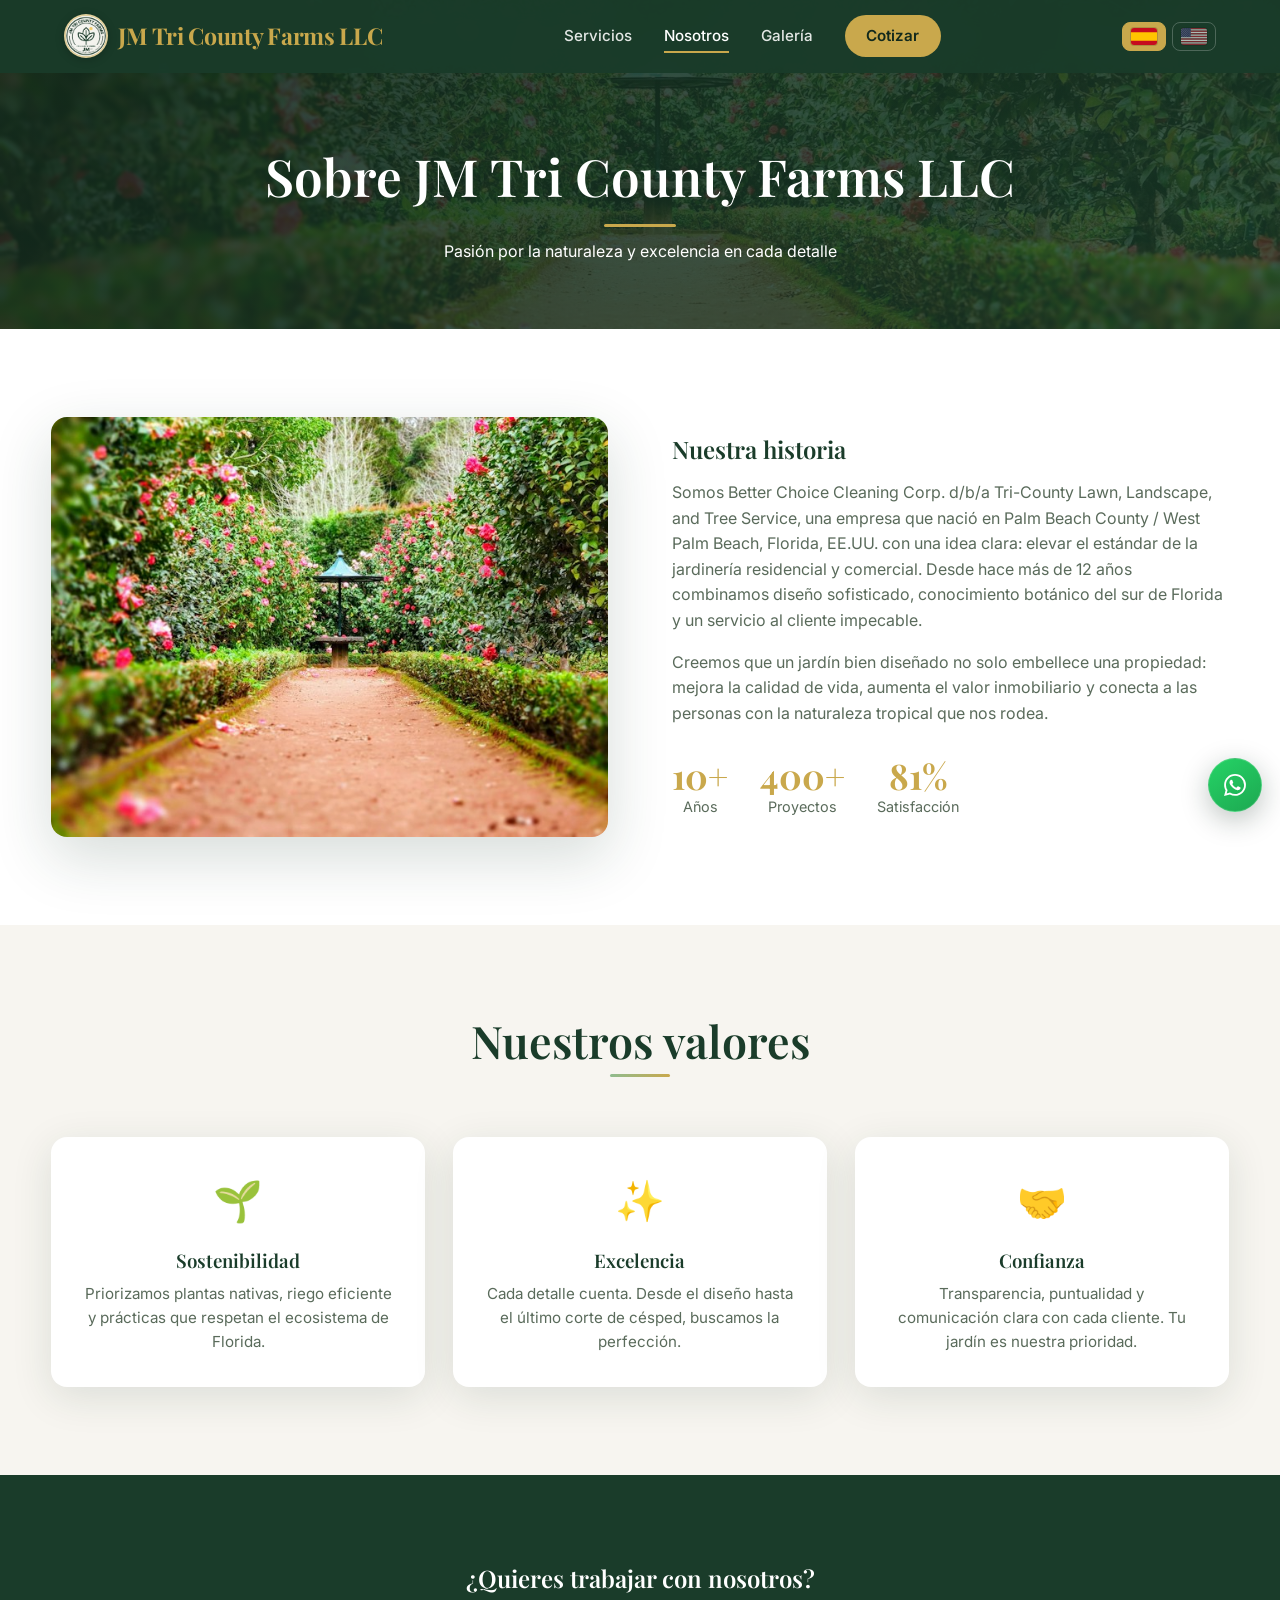
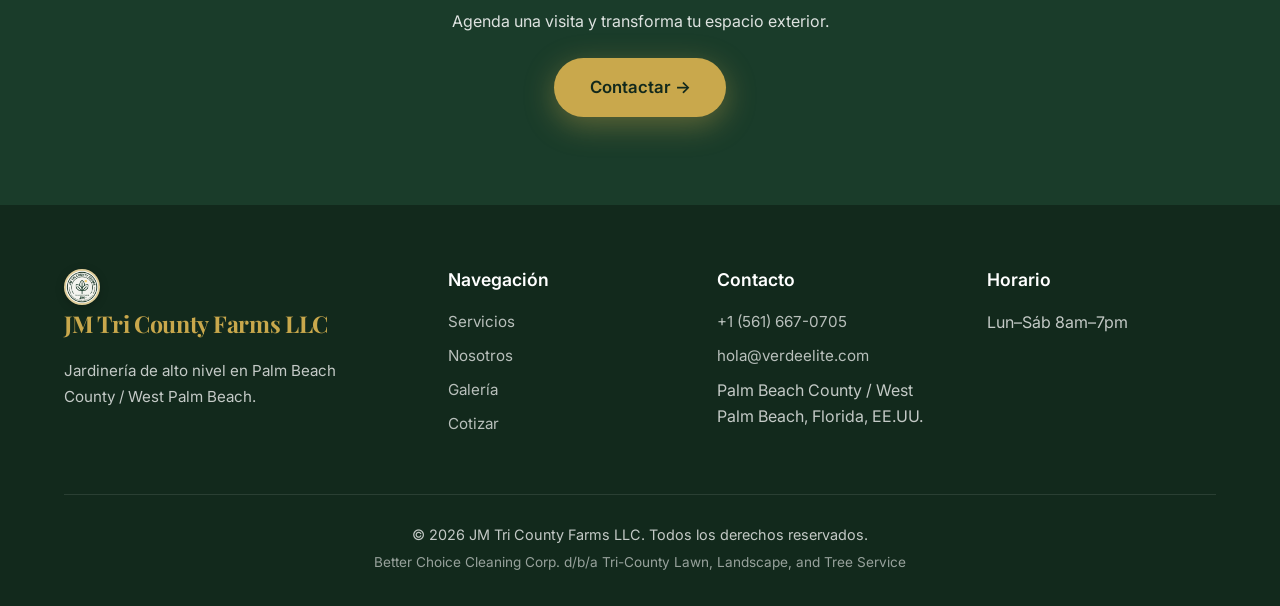
<file: nosotros.html>
<!DOCTYPE html>
<html lang="es">
<head>
  <meta charset="UTF-8">
  <meta name="viewport" content="width=device-width, initial-scale=1.0">
  <meta name="description" content="Conoce a JM Tri County Farms LLC: equipo de jardinería de excelencia en Palm Beach County / West Palm Beach con más de 12 años de experiencia." data-i18n-content="desc.nosotros">
  <meta name="theme-color" content="#1a3c2a">
  <title data-i18n="title.nosotros">Nosotros | JM Tri County Farms LLC</title>
  <link rel="preconnect" href="https://fonts.googleapis.com">
  <link href="https://fonts.googleapis.com/css2?family=Playfair+Display:wght@500;600;700&family=Inter:wght@300;400;500;600&display=swap" rel="stylesheet">
  <link rel="stylesheet" href="css/main.css">
  <link rel="stylesheet" href="css/nosotros.css">
  <link rel="stylesheet" href="css/install.css">
  <link rel="manifest" href="manifest.json">
  <link rel="apple-touch-icon" href="icons/icon-192.png">
  <meta name="mobile-web-app-capable" content="yes">
  <meta name="apple-mobile-web-app-capable" content="yes">
  <meta name="apple-mobile-web-app-title" content="JM Tri County">
  <link rel="icon" href="icons/favicon.ico">
</head>
<body>
    <header>
    <a href="index.html" class="logo">
      <img src="images/logos/logo.png" alt="JM Tri County Farms" class="logo-img" width="44" height="44">
      <span class="logo-text">JM <span>Tri County Farms LLC</span></span>
    </a>
    <nav class="nav-desktop">
      <a href="servicios.html" data-i18n="nav.servicios">Servicios</a>
      <a href="nosotros.html" class="active" data-i18n="nav.nosotros">Nosotros</a>
      <a href="galeria.html" data-i18n="nav.galeria">Galería</a>
      <a href="cotizar.html" class="btn-nav" data-i18n="nav.cotizar">Cotizar</a>
    </nav>
    <div class="header-actions">
      <div class="lang-switcher">
        <button type="button" class="lang-btn active" data-lang="es" aria-pressed="true" aria-label="Español" title="Español"><img src="images/flags/es.svg" alt="" width="26" height="17"></button>
        <button type="button" class="lang-btn" data-lang="en" aria-pressed="false" aria-label="English" title="English"><img src="images/flags/us.svg" alt="" width="26" height="17"></button>
      </div>
      <button class="menu-toggle" aria-label="Menú" data-i18n-aria="ar.menu">
        <span></span><span></span><span></span>
      </button>
    </div>
  </header>

  <nav class="nav-mobile">
    <div class="lang-switcher">
      <button type="button" class="lang-btn active" data-lang="es" aria-pressed="true" aria-label="Español" title="Español"><img src="images/flags/es.svg" alt="" width="26" height="17"></button>
      <button type="button" class="lang-btn" data-lang="en" aria-pressed="false" aria-label="English" title="English"><img src="images/flags/us.svg" alt="" width="26" height="17"></button>
    </div>
    <a href="servicios.html" data-i18n="nav.servicios">Servicios</a>
    <a href="nosotros.html" data-i18n="nav.nosotros">Nosotros</a>
    <a href="galeria.html" data-i18n="nav.galeria">Galería</a>
    <a href="cotizar.html" data-i18n="nav.cotizar">Cotizar</a>
  </nav>
  <div class="overlay"></div>

  <section class="page-hero nosotros-hero">
    <div class="container">
      <h1 class="reveal" data-i18n="nosotros.title">Sobre JM Tri County Farms LLC</h1>
      <p class="reveal reveal-delay-1" data-i18n="nosotros.subtitle">Pasión por la naturaleza y excelencia en cada detalle</p>
    </div>
  </section>

  <section class="bg-white">
    <div class="container">
      <div class="sobre-grid">
        <div class="sobre-img reveal">
          <img src="images/servicios/about.jpg" alt="Equipo JM Tri County Farms LLC" data-i18n-alt="al.e" loading="lazy">
        </div>
        <div class="reveal reveal-delay-2">
          <h2 data-i18n="nos.history">Nuestra historia</h2>
          <p style="color:var(--text-muted);margin:1rem 0" data-i18n="nos.p1">Somos Better Choice Cleaning Corp. d/b/a Tri-County Lawn, Landscape, and Tree Service, una empresa que nació en Palm Beach County / West Palm Beach, Florida, EE.UU. con una idea clara: elevar el estándar de la jardinería residencial y comercial. Desde hace más de 12 años combinamos diseño sofisticado, conocimiento botánico del sur de Florida y un servicio al cliente impecable.</p>
          <p style="color:var(--text-muted)" data-i18n="nos.p2">Creemos que un jardín bien diseñado no solo embellece una propiedad: mejora la calidad de vida, aumenta el valor inmobiliario y conecta a las personas con la naturaleza tropical que nos rodea.</p>
          <div class="sobre-stats">
            <div class="stat"><strong>12+</strong><span data-i18n="stat.years">Años</span></div>
            <div class="stat"><strong>480+</strong><span data-i18n="stat.projects">Proyectos</span></div>
            <div class="stat"><strong>98%</strong><span data-i18n="stat.satisf">Satisfacción</span></div>
          </div>
        </div>
      </div>
    </div>
  </section>

  <section class="bg-cream">
    <div class="container">
      <div class="section-title reveal">
        <h2 data-i18n="nos.values">Nuestros valores</h2>
      </div>
      <div class="valores-grid">
        <div class="valor-card reveal">
          <div class="valor-icon">🌱</div>
          <h3 data-i18n="v1.t">Sostenibilidad</h3>
          <p data-i18n="v1.d">Priorizamos plantas nativas, riego eficiente y prácticas que respetan el ecosistema de Florida.</p>
        </div>
        <div class="valor-card reveal reveal-delay-1">
          <div class="valor-icon">✨</div>
          <h3 data-i18n="v2.t">Excelencia</h3>
          <p data-i18n="v2.d">Cada detalle cuenta. Desde el diseño hasta el último corte de césped, buscamos la perfección.</p>
        </div>
        <div class="valor-card reveal reveal-delay-2">
          <div class="valor-icon">🤝</div>
          <h3 data-i18n="v3.t">Confianza</h3>
          <p data-i18n="v3.d">Transparencia, puntualidad y comunicación clara con cada cliente. Tu jardín es nuestra prioridad.</p>
        </div>
      </div>
    </div>
  </section>

  <section class="bg-forest">
    <div class="container" style="text-align:center">
      <h2 class="reveal" style="color:#fff;margin-bottom:1rem" data-i18n="nos.cta.t">¿Quieres trabajar con nosotros?</h2>
      <p class="reveal" style="opacity:0.85;margin-bottom:1.5rem" data-i18n="nos.cta.p">Agenda una visita y transforma tu espacio exterior.</p>
      <a href="cotizar.html" class="btn-primary reveal" data-i18n="nos.cta.btn">Contactar →</a>
    </div>
  </section>

    <footer>
    <div class="footer-grid">
      <div class="footer-brand">
        <a href="index.html" class="logo">
          <img src="images/logos/logo.png" alt="JM Tri County Farms" class="logo-img logo-img--sm" width="36" height="36">
          <span class="logo-text">JM <span>Tri County Farms LLC</span></span>
        </a>
        <p data-i18n="footer.tagline.short">Jardinería de alto nivel en Palm Beach County / West Palm Beach.</p>
      </div>
      <div class="footer-col">
        <h4 data-i18n="footer.nav">Navegación</h4>
        <a href="servicios.html" data-i18n="nav.servicios">Servicios</a>
        <a href="nosotros.html" data-i18n="nav.nosotros">Nosotros</a>
        <a href="galeria.html" data-i18n="nav.galeria">Galería</a>
        <a href="cotizar.html" data-i18n="nav.cotizar">Cotizar</a>
      </div>
      <div class="footer-col">
        <h4 data-i18n="footer.contact">Contacto</h4>
        <a href="tel:+15616670705">+1 (561) 667-0705</a>
        <a href="mailto:hola@verdeelite.com">hola@verdeelite.com</a>
        <p class="footer-area" data-i18n="footer.area">Palm Beach County / West Palm Beach, Florida, EE.UU.</p>
      </div>
      <div class="footer-col">
        <h4 data-i18n="footer.hours">Horario</h4>
        <p data-i18n="footer.hours.short">Lun–Sáb 8am–7pm</p>
      </div>
    </div>
    <div class="footer-bottom"><p data-i18n="footer.rights">© 2026 JM Tri County Farms LLC. Todos los derechos reservados.</p><p class="footer-company">Better Choice Cleaning Corp. d/b/a Tri-County Lawn, Landscape, and Tree Service</p></div>
  </footer>

    <div class="floating-btns">
    <button type="button" class="float-btn float-install" aria-label="Instalar aplicación" data-i18n-aria="ar.install"><svg class="float-icon" viewBox="0 0 24 24" width="18" height="18" aria-hidden="true"><path fill="currentColor" d="M19 9h-4V3H9v6H5l7 7 7-7zM5 18v2h14v-2H5z"/></svg><span data-i18n="install">Instalar App</span></button>
    <a href="https://wa.me/15616670705" class="float-btn float-whatsapp" target="_blank" rel="noopener" aria-label="WhatsApp"><svg class="float-icon" viewBox="0 0 24 24" width="22" height="22" aria-hidden="true"><path fill="currentColor" d="M17.472 14.382c-.297-.149-1.758-.867-2.03-.967-.273-.099-.471-.148-.67.15-.197.297-.767.966-.94 1.164-.173.199-.347.223-.644.075-.297-.15-1.255-.463-2.39-1.475-.883-.788-1.48-1.761-1.653-2.059-.173-.297-.018-.458.13-.606.134-.133.298-.347.446-.52.149-.174.198-.298.298-.497.099-.198.05-.371-.025-.52-.075-.149-.669-1.612-.916-2.207-.242-.579-.487-.5-.669-.51-.173-.008-.371-.01-.57-.01-.198 0-.52.074-.792.372-.272.297-1.04 1.016-1.04 2.479 0 1.462 1.065 2.875 1.213 3.074.149.198 2.096 3.2 5.077 4.487.709.306 1.262.489 1.694.625.712.227 1.36.195 1.871.118.571-.085 1.758-.719 2.006-1.413.248-.694.248-1.289.173-1.413-.074-.124-.272-.198-.57-.347m-5.421 7.403h-.004a9.87 9.87 0 01-5.031-1.378l-.361-.214-3.741.982.998-3.648-.235-.374a9.86 9.86 0 01-1.51-5.26c.001-5.45 4.436-9.884 9.888-9.884 2.64 0 5.122 1.03 6.988 2.898a9.825 9.825 0 012.893 6.994c-.003 5.45-4.435 9.884-9.885 9.884m8.413-18.297A11.815 11.815 0 0012.05 0C5.495 0 .16 5.335.157 11.892c0 2.096.547 4.142 1.588 5.945L.057 24l6.305-1.654a11.882 11.882 0 005.683 1.448h.005c6.554 0 11.89-5.335 11.893-11.893a11.821 11.821 0 00-3.48-8.413z"/></svg></a>
    <a href="tel:+15616670705" class="float-btn float-call" aria-label="Llamar" data-i18n-aria="ar.call"><svg class="float-icon" viewBox="0 0 24 24" width="22" height="22" aria-hidden="true"><path fill="currentColor" d="M6.62 10.79a15.15 15.15 0 006.59 6.59l2.2-2.2a1 1 0 011.01-.24c1.12.37 2.33.57 3.58.57a1 1 0 011 1V20a1 1 0 01-1 1C10.4 21 3 13.6 3 4a1 1 0 011-1h3.5a1 1 0 011 1c0 1.25.2 2.46.57 3.58a1 1 0 01-.25 1.02l-2.2 2.19z"/></svg></a>
    <button type="button" class="float-btn float-top" aria-label="Volver arriba" data-i18n-aria="ar.top"><svg class="float-icon" viewBox="0 0 24 24" width="20" height="20" aria-hidden="true"><path fill="currentColor" d="M7.41 15.41L12 10.83l4.59 4.58L18 14l-6-6-6 6z"/></svg></button>
  </div>

  <div class="install-modal" id="installModal" hidden aria-hidden="true">
    <div class="install-modal__backdrop" data-close-install></div>
    <div class="install-modal__panel" role="dialog" aria-modal="true" aria-labelledby="installTitle">
      <button type="button" class="install-modal__close" data-close-install aria-label="Cerrar">×</button>
      <div class="install-modal__icon"><svg class="float-icon" viewBox="0 0 24 24" width="18" height="18" aria-hidden="true"><path fill="currentColor" d="M19 9h-4V3H9v6H5l7 7 7-7zM5 18v2h14v-2H5z"/></svg></div>
      <h3 id="installTitle" data-i18n="install.modal.title">Instalar JM Tri County</h3>
      <p class="install-modal__lead" data-i18n="install.modal.lead">Añade la app a tu pantalla de inicio para acceso rápido y experiencia offline.</p>
      <ol class="install-modal__steps" id="installSteps">
        <li data-i18n="install.modal.s1">Abre el menú del navegador (⋮ o Compartir).</li>
        <li data-i18n="install.modal.s2">Elige «Añadir a pantalla de inicio» o «Instalar aplicación».</li>
        <li data-i18n="install.modal.s3">Confirma e inicia la app desde el icono.</li>
      </ol>
      <button type="button" class="btn-primary install-modal__cta" id="installPromptBtn" data-i18n="install.modal.cta">Instalar ahora</button>
      <button type="button" class="install-modal__dismiss" data-close-install data-i18n="install.modal.close">Cerrar</button>
    </div>
  </div>

  <script src="js/data.js"></script>
  <script src="js/i18n.js"></script>
  <script src="js/main.js"></script>
  <script src="js/install.js"></script>
  <script src="js/nosotros.js"></script>
  <script>if('serviceWorker' in navigator)navigator.serviceWorker.register('sw.js').catch(()=>{});</script>
</body>
</html>
</file>
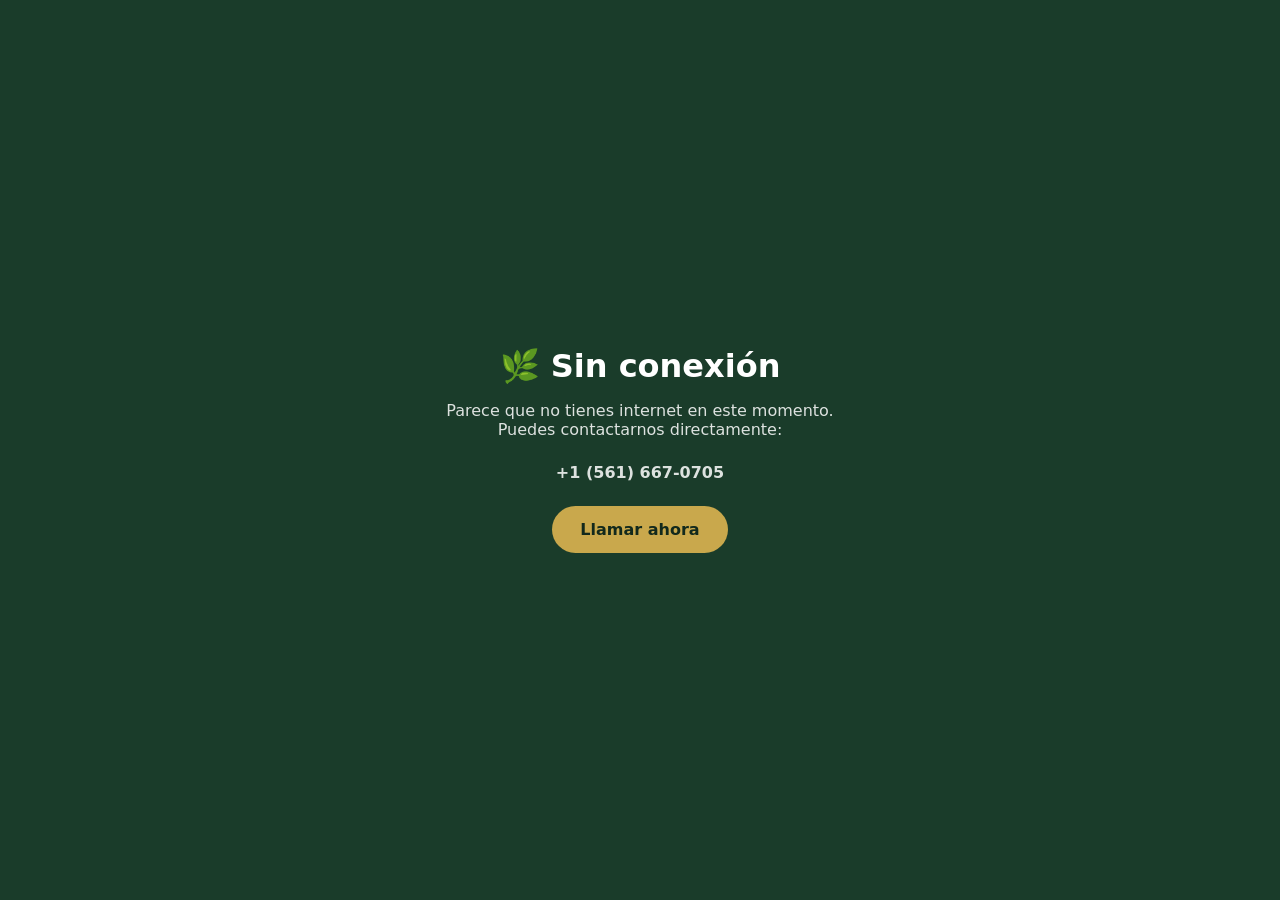
<file: offline.html>
<!DOCTYPE html>
<html lang="es">
<head>
  <meta charset="UTF-8">
  <meta name="viewport" content="width=device-width, initial-scale=1.0">
  <title>Sin conexión | JM Tri County Farms LLC</title>
  <style>
    * { box-sizing: border-box; margin: 0; padding: 0; }
    body {
      font-family: system-ui, sans-serif;
      background: #1a3c2a;
      color: #fff;
      min-height: 100vh;
      display: flex;
      align-items: center;
      justify-content: center;
      text-align: center;
      padding: 2rem;
    }
    h1 { font-size: 2rem; margin-bottom: 1rem; }
    p { opacity: 0.85; margin-bottom: 1.5rem; }
    a {
      display: inline-block;
      background: #c9a84c;
      color: #12291c;
      padding: 0.85rem 1.8rem;
      border-radius: 50px;
      text-decoration: none;
      font-weight: 600;
    }
  </style>
</head>
<body>
  <div>
    <h1>🌿 <span id="o1">Sin conexión</span></h1>
    <p id="o2">Parece que no tienes internet en este momento.<br>Puedes contactarnos directamente:</p>
    <p><strong>+1 (561) 667-0705</strong></p>
    <a href="tel:+15616670705" id="o3">Llamar ahora</a>
  </div>
  <script>
    try {
      if (localStorage.getItem('ve-lang') === 'en') {
        document.documentElement.lang = 'en';
        document.title = 'Offline | JM Tri County Farms LLC';
        document.getElementById('o1').textContent = 'You are offline';
        document.getElementById('o2').innerHTML = 'It looks like you have no internet right now.<br>You can contact us directly:';
        document.getElementById('o3').textContent = 'Call now';
      }
    } catch (e) {}
  </script>
</body>
</html>
</file>
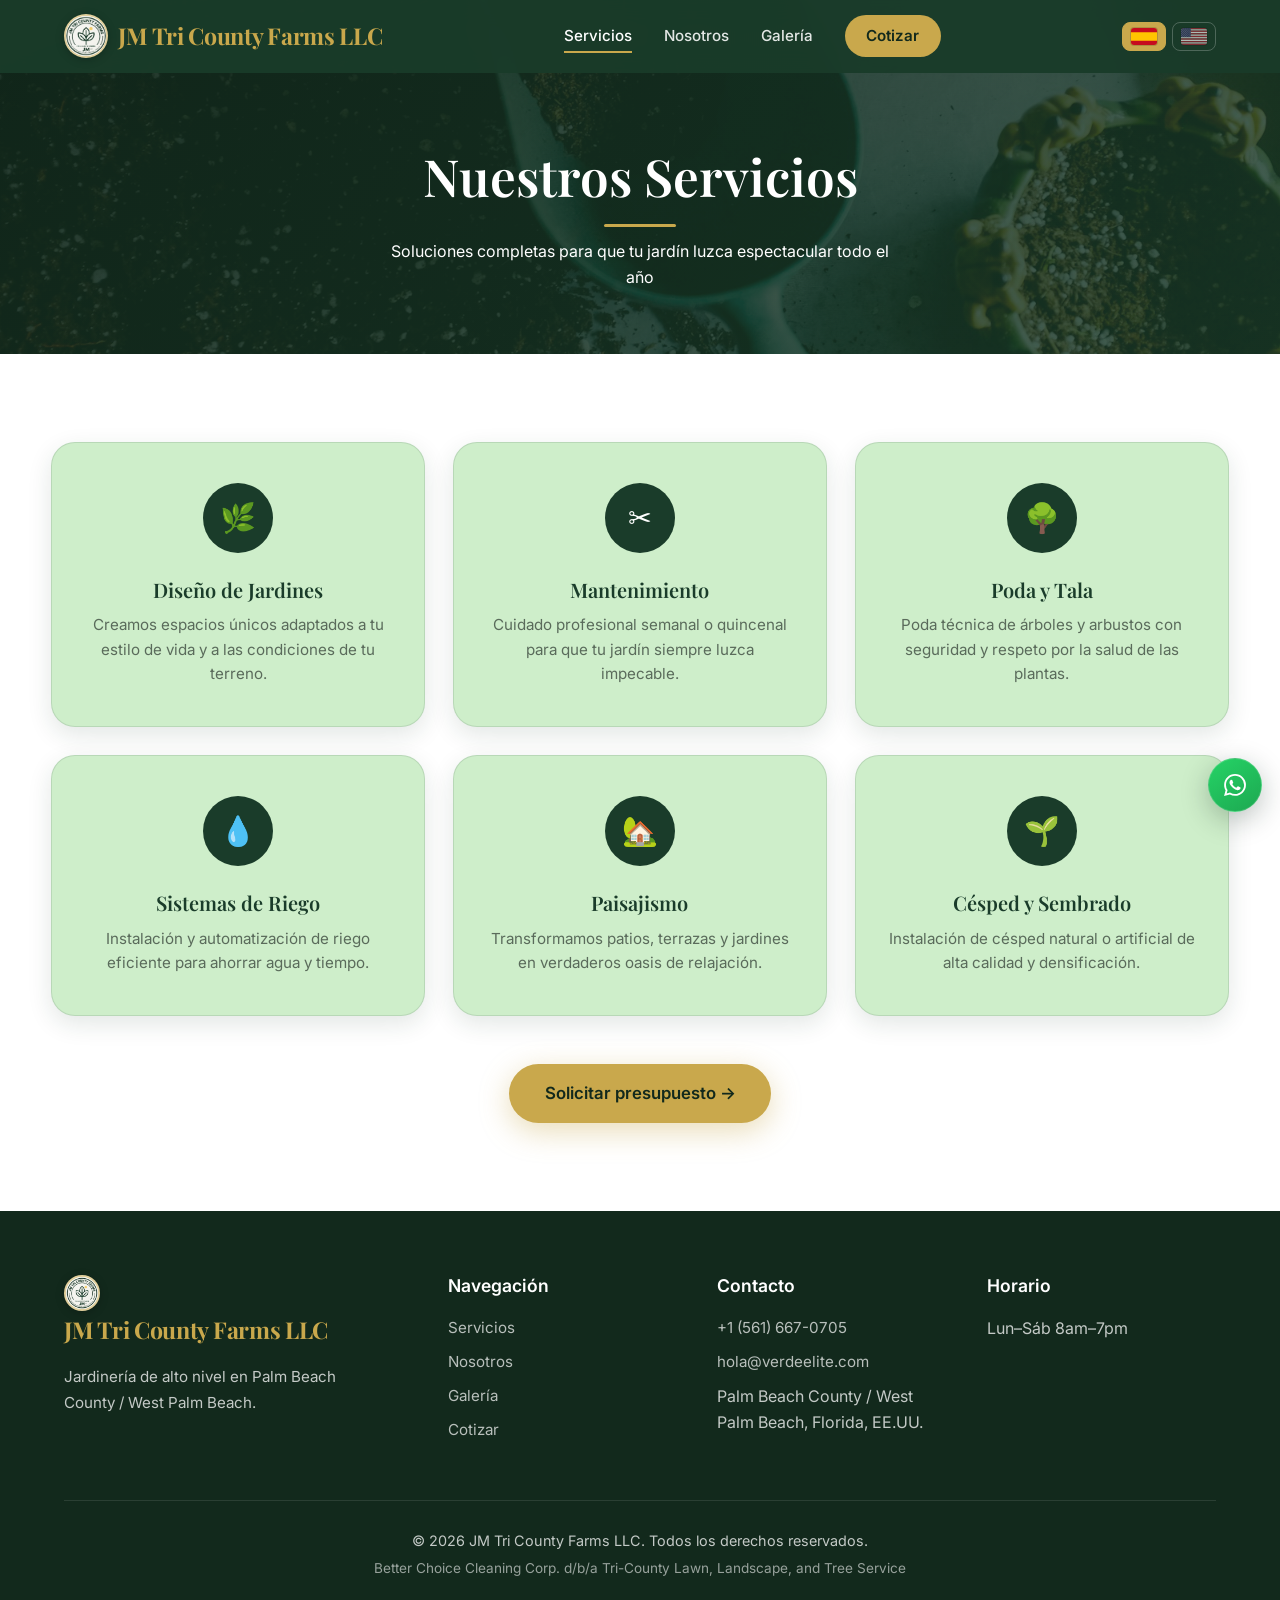
<file: servicios.html>
<!DOCTYPE html>
<html lang="es">
<head>
  <meta charset="UTF-8">
  <meta name="viewport" content="width=device-width, initial-scale=1.0">
  <meta name="description" content="Servicios de jardinería de alto nivel en Palm Beach County / West Palm Beach: diseño, mantenimiento, poda, riego y paisajismo tropical." data-i18n-content="desc.servicios">
  <meta name="theme-color" content="#1a3c2a">
  <title data-i18n="title.servicios">Servicios | JM Tri County Farms LLC</title>
  <link rel="preconnect" href="https://fonts.googleapis.com">
  <link href="https://fonts.googleapis.com/css2?family=Playfair+Display:wght@500;600;700&family=Inter:wght@300;400;500;600&display=swap" rel="stylesheet">
  <link rel="stylesheet" href="css/main.css">
  <link rel="stylesheet" href="css/servicios.css">
  <link rel="stylesheet" href="css/install.css">
  <link rel="manifest" href="manifest.json">
  <link rel="apple-touch-icon" href="icons/icon-192.png">
  <meta name="mobile-web-app-capable" content="yes">
  <meta name="apple-mobile-web-app-capable" content="yes">
  <meta name="apple-mobile-web-app-title" content="JM Tri County">
  <link rel="icon" href="icons/favicon.ico">
</head>
<body>
    <header>
    <a href="index.html" class="logo">
      <img src="images/logos/logo.png" alt="JM Tri County Farms" class="logo-img" width="44" height="44">
      <span class="logo-text">JM <span>Tri County Farms LLC</span></span>
    </a>
    <nav class="nav-desktop">
      <a href="servicios.html" class="active" data-i18n="nav.servicios">Servicios</a>
      <a href="nosotros.html" data-i18n="nav.nosotros">Nosotros</a>
      <a href="galeria.html" data-i18n="nav.galeria">Galería</a>
      <a href="cotizar.html" class="btn-nav" data-i18n="nav.cotizar">Cotizar</a>
    </nav>
    <div class="header-actions">
      <div class="lang-switcher">
        <button type="button" class="lang-btn active" data-lang="es" aria-pressed="true" aria-label="Español" title="Español"><img src="images/flags/es.svg" alt="" width="26" height="17"></button>
        <button type="button" class="lang-btn" data-lang="en" aria-pressed="false" aria-label="English" title="English"><img src="images/flags/us.svg" alt="" width="26" height="17"></button>
      </div>
      <button class="menu-toggle" aria-label="Menú" data-i18n-aria="ar.menu">
        <span></span><span></span><span></span>
      </button>
    </div>
  </header>

  <nav class="nav-mobile">
    <div class="lang-switcher">
      <button type="button" class="lang-btn active" data-lang="es" aria-pressed="true" aria-label="Español" title="Español"><img src="images/flags/es.svg" alt="" width="26" height="17"></button>
      <button type="button" class="lang-btn" data-lang="en" aria-pressed="false" aria-label="English" title="English"><img src="images/flags/us.svg" alt="" width="26" height="17"></button>
    </div>
    <a href="servicios.html" data-i18n="nav.servicios">Servicios</a>
    <a href="nosotros.html" data-i18n="nav.nosotros">Nosotros</a>
    <a href="galeria.html" data-i18n="nav.galeria">Galería</a>
    <a href="cotizar.html" data-i18n="nav.cotizar">Cotizar</a>
  </nav>
  <div class="overlay"></div>

  <section class="page-hero servicios-hero">
    <div class="container">
      <h1 class="reveal" data-i18n="servicios.title">Nuestros Servicios</h1>
      <p class="reveal reveal-delay-1" data-i18n="servicios.subtitle">Soluciones completas para que tu jardín luzca espectacular todo el año</p>
    </div>
  </section>

  <section class="bg-white">
    <div class="container">
      <div class="servicios-grid">
        <div class="servicio-card reveal">
          <div class="servicio-icon">🌿</div>
          <h3 data-i18n="s1.title">Diseño de Jardines</h3>
          <p data-i18n="s1.desc">Creamos espacios únicos adaptados a tu estilo de vida y a las condiciones de tu terreno.</p>
        </div>
        <div class="servicio-card reveal reveal-delay-1">
          <div class="servicio-icon">✂️</div>
          <h3 data-i18n="s2.title">Mantenimiento</h3>
          <p data-i18n="s2.desc">Cuidado profesional semanal o quincenal para que tu jardín siempre luzca impecable.</p>
        </div>
        <div class="servicio-card reveal reveal-delay-2">
          <div class="servicio-icon">🌳</div>
          <h3 data-i18n="s3.title">Poda y Tala</h3>
          <p data-i18n="s3.desc">Poda técnica de árboles y arbustos con seguridad y respeto por la salud de las plantas.</p>
        </div>
        <div class="servicio-card reveal">
          <div class="servicio-icon">💧</div>
          <h3 data-i18n="s4.title">Sistemas de Riego</h3>
          <p data-i18n="s4.desc">Instalación y automatización de riego eficiente para ahorrar agua y tiempo.</p>
        </div>
        <div class="servicio-card reveal reveal-delay-1">
          <div class="servicio-icon">🏡</div>
          <h3 data-i18n="s5.title">Paisajismo</h3>
          <p data-i18n="s5.desc">Transformamos patios, terrazas y jardines en verdaderos oasis de relajación.</p>
        </div>
        <div class="servicio-card reveal reveal-delay-2">
          <div class="servicio-icon">🌱</div>
          <h3 data-i18n="s6.title">Césped y Sembrado</h3>
          <p data-i18n="s6.desc">Instalación de césped natural o artificial de alta calidad y densificación.</p>
        </div>
      </div>
      <div style="text-align:center;margin-top:3rem" class="reveal">
        <a href="cotizar.html" class="btn-primary" data-i18n="cta.presupuesto">Solicitar presupuesto →</a>
      </div>
    </div>
  </section>

    <footer>
    <div class="footer-grid">
      <div class="footer-brand">
        <a href="index.html" class="logo">
          <img src="images/logos/logo.png" alt="JM Tri County Farms" class="logo-img logo-img--sm" width="36" height="36">
          <span class="logo-text">JM <span>Tri County Farms LLC</span></span>
        </a>
        <p data-i18n="footer.tagline.short">Jardinería de alto nivel en Palm Beach County / West Palm Beach.</p>
      </div>
      <div class="footer-col">
        <h4 data-i18n="footer.nav">Navegación</h4>
        <a href="servicios.html" data-i18n="nav.servicios">Servicios</a>
        <a href="nosotros.html" data-i18n="nav.nosotros">Nosotros</a>
        <a href="galeria.html" data-i18n="nav.galeria">Galería</a>
        <a href="cotizar.html" data-i18n="nav.cotizar">Cotizar</a>
      </div>
      <div class="footer-col">
        <h4 data-i18n="footer.contact">Contacto</h4>
        <a href="tel:+15616670705">+1 (561) 667-0705</a>
        <a href="mailto:hola@verdeelite.com">hola@verdeelite.com</a>
        <p class="footer-area" data-i18n="footer.area">Palm Beach County / West Palm Beach, Florida, EE.UU.</p>
      </div>
      <div class="footer-col">
        <h4 data-i18n="footer.hours">Horario</h4>
        <p data-i18n="footer.hours.short">Lun–Sáb 8am–7pm</p>
      </div>
    </div>
    <div class="footer-bottom"><p data-i18n="footer.rights">© 2026 JM Tri County Farms LLC. Todos los derechos reservados.</p><p class="footer-company">Better Choice Cleaning Corp. d/b/a Tri-County Lawn, Landscape, and Tree Service</p></div>
  </footer>

    <div class="floating-btns">
    <button type="button" class="float-btn float-install" aria-label="Instalar aplicación" data-i18n-aria="ar.install"><svg class="float-icon" viewBox="0 0 24 24" width="18" height="18" aria-hidden="true"><path fill="currentColor" d="M19 9h-4V3H9v6H5l7 7 7-7zM5 18v2h14v-2H5z"/></svg><span data-i18n="install">Instalar App</span></button>
    <a href="https://wa.me/15616670705" class="float-btn float-whatsapp" target="_blank" rel="noopener" aria-label="WhatsApp"><svg class="float-icon" viewBox="0 0 24 24" width="22" height="22" aria-hidden="true"><path fill="currentColor" d="M17.472 14.382c-.297-.149-1.758-.867-2.03-.967-.273-.099-.471-.148-.67.15-.197.297-.767.966-.94 1.164-.173.199-.347.223-.644.075-.297-.15-1.255-.463-2.39-1.475-.883-.788-1.48-1.761-1.653-2.059-.173-.297-.018-.458.13-.606.134-.133.298-.347.446-.52.149-.174.198-.298.298-.497.099-.198.05-.371-.025-.52-.075-.149-.669-1.612-.916-2.207-.242-.579-.487-.5-.669-.51-.173-.008-.371-.01-.57-.01-.198 0-.52.074-.792.372-.272.297-1.04 1.016-1.04 2.479 0 1.462 1.065 2.875 1.213 3.074.149.198 2.096 3.2 5.077 4.487.709.306 1.262.489 1.694.625.712.227 1.36.195 1.871.118.571-.085 1.758-.719 2.006-1.413.248-.694.248-1.289.173-1.413-.074-.124-.272-.198-.57-.347m-5.421 7.403h-.004a9.87 9.87 0 01-5.031-1.378l-.361-.214-3.741.982.998-3.648-.235-.374a9.86 9.86 0 01-1.51-5.26c.001-5.45 4.436-9.884 9.888-9.884 2.64 0 5.122 1.03 6.988 2.898a9.825 9.825 0 012.893 6.994c-.003 5.45-4.435 9.884-9.885 9.884m8.413-18.297A11.815 11.815 0 0012.05 0C5.495 0 .16 5.335.157 11.892c0 2.096.547 4.142 1.588 5.945L.057 24l6.305-1.654a11.882 11.882 0 005.683 1.448h.005c6.554 0 11.89-5.335 11.893-11.893a11.821 11.821 0 00-3.48-8.413z"/></svg></a>
    <a href="tel:+15616670705" class="float-btn float-call" aria-label="Llamar" data-i18n-aria="ar.call"><svg class="float-icon" viewBox="0 0 24 24" width="22" height="22" aria-hidden="true"><path fill="currentColor" d="M6.62 10.79a15.15 15.15 0 006.59 6.59l2.2-2.2a1 1 0 011.01-.24c1.12.37 2.33.57 3.58.57a1 1 0 011 1V20a1 1 0 01-1 1C10.4 21 3 13.6 3 4a1 1 0 011-1h3.5a1 1 0 011 1c0 1.25.2 2.46.57 3.58a1 1 0 01-.25 1.02l-2.2 2.19z"/></svg></a>
    <button type="button" class="float-btn float-top" aria-label="Volver arriba" data-i18n-aria="ar.top"><svg class="float-icon" viewBox="0 0 24 24" width="20" height="20" aria-hidden="true"><path fill="currentColor" d="M7.41 15.41L12 10.83l4.59 4.58L18 14l-6-6-6 6z"/></svg></button>
  </div>

  <div class="install-modal" id="installModal" hidden aria-hidden="true">
    <div class="install-modal__backdrop" data-close-install></div>
    <div class="install-modal__panel" role="dialog" aria-modal="true" aria-labelledby="installTitle">
      <button type="button" class="install-modal__close" data-close-install aria-label="Cerrar">×</button>
      <div class="install-modal__icon"><svg class="float-icon" viewBox="0 0 24 24" width="18" height="18" aria-hidden="true"><path fill="currentColor" d="M19 9h-4V3H9v6H5l7 7 7-7zM5 18v2h14v-2H5z"/></svg></div>
      <h3 id="installTitle" data-i18n="install.modal.title">Instalar JM Tri County</h3>
      <p class="install-modal__lead" data-i18n="install.modal.lead">Añade la app a tu pantalla de inicio para acceso rápido y experiencia offline.</p>
      <ol class="install-modal__steps" id="installSteps">
        <li data-i18n="install.modal.s1">Abre el menú del navegador (⋮ o Compartir).</li>
        <li data-i18n="install.modal.s2">Elige «Añadir a pantalla de inicio» o «Instalar aplicación».</li>
        <li data-i18n="install.modal.s3">Confirma e inicia la app desde el icono.</li>
      </ol>
      <button type="button" class="btn-primary install-modal__cta" id="installPromptBtn" data-i18n="install.modal.cta">Instalar ahora</button>
      <button type="button" class="install-modal__dismiss" data-close-install data-i18n="install.modal.close">Cerrar</button>
    </div>
  </div>

  <script src="js/data.js"></script>
  <script src="js/i18n.js"></script>
  <script src="js/main.js"></script>
  <script src="js/install.js"></script>
  <script src="js/servicios.js"></script>
  <script>if('serviceWorker' in navigator)navigator.serviceWorker.register('sw.js').catch(()=>{});</script>
</body>
</html>
</file>
<file: css/main.css>
/* ========================================
   JM TRI COUNTY FARMS LLC - Main Stylesheet
   Modern, elegant, dynamic gardening site
   ======================================== */

:root {
  --forest: #1a3c2a;
  --forest-dark: #12291c;
  --sage: #8fbc8f;
  --sage-light: #b8d4b8;
  --cream: #f7f5f0;
  --gold: #c9a84c;
  --gold-light: #e0c878;
  --white: #ffffff;
  --text: #2c3e2d;
  --text-muted: #5a6b5b;
  --shadow: 0 10px 40px rgba(26, 60, 42, 0.12);
  --shadow-lg: 0 20px 60px rgba(26, 60, 42, 0.18);
  --radius: 16px;
  --radius-sm: 10px;
  --transition: all 0.4s cubic-bezier(0.25, 0.46, 0.45, 0.94);
  --transition-fast: all 0.25s ease;
}

*, *::before, *::after {
  box-sizing: border-box;
  margin: 0;
  padding: 0;
}

html {
  scroll-behavior: smooth;
  font-size: 16px;
}

body {
  font-family: 'Inter', system-ui, -apple-system, sans-serif;
  color: var(--text);
  background: var(--cream);
  line-height: 1.6;
  overflow-x: hidden;
}

img {
  max-width: 100%;
  height: auto;
  display: block;
}

a {
  text-decoration: none;
  color: inherit;
  transition: var(--transition-fast);
}

ul { list-style: none; }

.container {
  width: min(1200px, 92%);
  margin-inline: auto;
}

/* ========== TYPOGRAPHY ========== */
h1, h2, h3, h4 {
  font-family: 'Playfair Display', Georgia, serif;
  font-weight: 600;
  line-height: 1.25;
  color: var(--forest);
}

.section-title {
  text-align: center;
  margin-bottom: 3.5rem;
}

.section-title h2 {
  font-size: clamp(2rem, 4vw, 2.8rem);
  margin-bottom: 0.75rem;
  position: relative;
  display: inline-block;
}

.section-title h2::after {
  content: '';
  position: absolute;
  bottom: -8px;
  left: 50%;
  transform: translateX(-50%);
  width: 60px;
  height: 3px;
  background: linear-gradient(90deg, var(--sage), var(--gold));
  border-radius: 2px;
}

.section-title p {
  color: var(--text-muted);
  font-size: 1.1rem;
  max-width: 560px;
  margin: 1.2rem auto 0;
}

/* ========== HEADER ========== */
header {
  position: fixed;
  top: 0;
  left: 0;
  right: 0;
  z-index: 1000;
  background: rgba(26, 60, 42, 0.95);
  backdrop-filter: blur(12px);
  -webkit-backdrop-filter: blur(12px);
  padding: 0.9rem 5%;
  display: flex;
  align-items: center;
  justify-content: space-between;
  transition: var(--transition);
}

header.scrolled {
  background: rgba(18, 41, 28, 0.98);
  box-shadow: 0 4px 24px rgba(0, 0, 0, 0.2);
  padding: 0.7rem 5%;
}

.logo {
  font-family: 'Playfair Display', serif;
  font-size: clamp(1.05rem, 3.8vw, 1.45rem);
  font-weight: 700;
  color: var(--white);
  letter-spacing: -0.3px;
  white-space: nowrap;
  display: inline-flex;
  align-items: center;
  gap: 0.65rem;
  text-decoration: none;
}

.logo-img {
  width: 44px;
  height: 44px;
  border-radius: 50%;
  object-fit: cover;
  flex-shrink: 0;
  background: #fff;
  border: 2px solid rgba(201, 168, 76, 0.55);
  box-shadow: 0 2px 10px rgba(0, 0, 0, 0.2);
}

.logo-img--sm {
  width: 36px;
  height: 36px;
}

.logo-text {
  display: inline-block;
  line-height: 1.15;
}

.logo span,
.logo-text span {
  color: var(--gold);
}

.footer-brand .logo {
  margin-bottom: 1rem;
  color: var(--white);
}

.nav-desktop {
  display: flex;
  align-items: center;
  gap: 2rem;
}

.nav-desktop a {
  color: rgba(255, 255, 255, 0.88);
  font-weight: 500;
  font-size: 0.95rem;
  position: relative;
  padding: 0.3rem 0;
}

.nav-desktop a::after {
  content: '';
  position: absolute;
  bottom: 0;
  left: 0;
  width: 0;
  height: 2px;
  background: var(--gold);
  transition: width 0.3s ease;
}

.nav-desktop a:hover::after,
.nav-desktop a.active::after {
  width: 100%;
}

.nav-desktop a:hover,
.nav-desktop a.active {
  color: var(--white);
}

.btn-nav {
  background: var(--gold) !important;
  color: var(--forest-dark) !important;
  padding: 0.55rem 1.35rem !important;
  border-radius: 50px !important;
  font-weight: 600 !important;
}

.btn-nav::after { display: none !important; }

.btn-nav:hover {
  background: var(--gold-light) !important;
  transform: translateY(-2px);
  box-shadow: 0 6px 20px rgba(201, 168, 76, 0.35);
}

.lang-switcher {
  display: flex;
  gap: 0.35rem;
  margin-left: 0;
}

.header-actions {
  display: flex;
  align-items: center;
  gap: 0.65rem;
}

.header-actions .lang-switcher {
  margin-left: 0;
}

.lang-btn {
  background: transparent;
  border: 1.5px solid rgba(255, 255, 255, 0.35);
  color: rgba(255, 255, 255, 0.8);
  padding: 0.3rem 0.5rem;
  border-radius: 8px;
  display: inline-flex;
  align-items: center;
  justify-content: center;
  cursor: pointer;
  opacity: 0.65;
  transition: var(--transition-fast);
}

.lang-btn img {
  display: block;
  width: 26px;
  height: 17px;
  border-radius: 3px;
  object-fit: cover;
  box-shadow: 0 0 0 1px rgba(0, 0, 0, 0.15);
}

.lang-btn:hover,
.lang-btn.active {
  background: var(--gold);
  border-color: var(--gold);
  opacity: 1;
}

.menu-toggle {
  display: none;
  flex-direction: column;
  gap: 5px;
  background: none;
  border: none;
  cursor: pointer;
  padding: 0.4rem;
  z-index: 1001;
}

.menu-toggle span {
  display: block;
  width: 26px;
  height: 2.5px;
  background: var(--white);
  border-radius: 2px;
  transition: var(--transition-fast);
}

.menu-toggle.active span:nth-child(1) {
  transform: translateY(7.5px) rotate(45deg);
}
.menu-toggle.active span:nth-child(2) {
  opacity: 0;
}
.menu-toggle.active span:nth-child(3) {
  transform: translateY(-7.5px) rotate(-45deg);
}

.nav-mobile {
  display: none;
  position: fixed;
  top: 0;
  right: -100%;
  width: min(320px, 85vw);
  height: 100vh;
  background: var(--forest-dark);
  padding: 5rem 2rem 2rem;
  flex-direction: column;
  gap: 1.5rem;
  transition: right 0.4s cubic-bezier(0.25, 0.46, 0.45, 0.94);
  z-index: 999;
  box-shadow: -10px 0 40px rgba(0, 0, 0, 0.3);
}

.nav-mobile.open {
  right: 0;
}

.nav-mobile a {
  color: var(--white);
  font-size: 1.15rem;
  font-weight: 500;
  padding: 0.5rem 0;
  border-bottom: 1px solid rgba(255, 255, 255, 0.1);
}

.nav-mobile .lang-switcher {
  margin: 0 0 1rem;
  padding-bottom: 1rem;
  border-bottom: 1px solid rgba(255, 255, 255, 0.15);
  justify-content: flex-start;
}

.overlay {
  display: none;
  position: fixed;
  inset: 0;
  background: rgba(0, 0, 0, 0.5);
  z-index: 998;
  opacity: 0;
  transition: opacity 0.3s;
}

.overlay.show {
  display: block;
  opacity: 1;
}

/* ========== HERO ========== */
.hero {
  min-height: 100vh;
  display: flex;
  align-items: center;
  justify-content: center;
  text-align: center;
  background:
    linear-gradient(135deg, rgba(18, 41, 28, 0.85) 0%, rgba(26, 60, 42, 0.7) 100%),
    url('../images/backgrounds/hero-full.jpg') center/cover no-repeat;
  color: var(--white);
  padding: 8rem 5% 5rem;
  position: relative;
  overflow: hidden;
}

.hero::before {
  content: '';
  position: absolute;
  inset: 0;
  background: radial-gradient(ellipse at 30% 70%, rgba(201, 168, 76, 0.15), transparent 50%);
  pointer-events: none;
}

.hero-content {
  position: relative;
  z-index: 2;
  max-width: 800px;
  animation: fadeUp 1s ease-out;
}

.hero h1 {
  font-size: clamp(2.6rem, 6vw, 4.2rem);
  color: var(--white);
  margin-bottom: 1.25rem;
  text-shadow: 0 4px 30px rgba(0, 0, 0, 0.3);
}

.hero p {
  font-size: clamp(1.05rem, 2vw, 1.25rem);
  opacity: 0.92;
  margin-bottom: 2.2rem;
  max-width: 560px;
  margin-inline: auto;
}

.btn-primary {
  display: inline-flex;
  align-items: center;
  gap: 0.5rem;
  background: var(--gold);
  color: var(--forest-dark);
  padding: 1rem 2.2rem;
  border-radius: 50px;
  font-weight: 600;
  font-size: 1.05rem;
  box-shadow: 0 8px 30px rgba(201, 168, 76, 0.4);
  transition: var(--transition);
}

.btn-primary:hover {
  background: var(--gold-light);
  transform: translateY(-3px);
  box-shadow: 0 12px 40px rgba(201, 168, 76, 0.5);
}

.btn-secondary {
  display: inline-flex;
  align-items: center;
  gap: 0.5rem;
  background: transparent;
  color: var(--white);
  padding: 1rem 2rem;
  border-radius: 50px;
  font-weight: 600;
  border: 2px solid rgba(255, 255, 255, 0.5);
  transition: var(--transition);
}

.btn-secondary:hover {
  background: rgba(255, 255, 255, 0.12);
  border-color: var(--white);
}

.hero-buttons {
  display: flex;
  flex-wrap: wrap;
  gap: 1rem;
  justify-content: center;
}

/* ========== SECTIONS ========== */
section {
  padding: 5.5rem 0;
}

.bg-white { background: var(--white); }
.bg-cream { background: var(--cream); }
.bg-forest {
  background: var(--forest);
  color: var(--white);
}
.bg-forest h2,
.bg-forest h3 { color: var(--white); }
.bg-forest .section-title p { color: rgba(255, 255, 255, 0.75); }

/* ========== SERVICIOS ========== */
.servicios-grid {
  display: grid;
  grid-template-columns: repeat(3, 1fr);
  gap: 1.75rem;
}

@media (max-width: 900px) {
  .servicios-grid { grid-template-columns: repeat(2, 1fr); }
}

@media (max-width: 600px) {
  .servicios-grid { grid-template-columns: 1fr; }
}

.servicio-card {
  background: #ceeeca;
  border-radius: 24px;
  padding: 2.5rem 2rem;
  text-align: center;
  box-shadow: 0 8px 24px rgba(26, 60, 42, 0.12);
  transition: var(--transition);
  border: 1px solid rgba(26, 60, 42, 0.12);
  position: relative;
  overflow: hidden;
}

.servicio-card::before {
  content: '';
  position: absolute;
  top: 0;
  left: 0;
  width: 100%;
  height: 4px;
  background: linear-gradient(90deg, var(--sage), var(--gold));
  transform: scaleX(0);
  transform-origin: left;
  transition: transform 0.4s ease;
}

.servicio-card:hover {
  transform: translateY(-10px);
  box-shadow: 0 16px 36px rgba(26, 60, 42, 0.22);
  border-color: rgba(26, 60, 42, 0.25);
}

.servicio-card p {
  color: var(--text);
}

.servicio-card:hover::before {
  transform: scaleX(1);
}

.servicio-icon {
  width: 70px;
  height: 70px;
  background: var(--forest);
  color: white;
  border-radius: 50%;
  display: flex;
  align-items: center;
  justify-content: center;
  font-size: 1.8rem;
  margin: 0 auto 1.5rem;
  transition: transform 0.4s ease;
}

.servicio-card:hover .servicio-icon {
  transform: scale(1.15) rotate(-5deg);
}

.servicio-card h3 {
  font-size: 1.25rem;
  margin-bottom: 0.7rem;
}

.servicio-card p {
  color: var(--text-muted);
  font-size: 0.95rem;
}

/* ========== ABOUT ========== */
.sobre-grid {
  display: grid;
  grid-template-columns: 1fr 1fr;
  gap: 4rem;
  align-items: center;
}

.sobre-img {
  border-radius: var(--radius);
  overflow: hidden;
  box-shadow: var(--shadow-lg);
  position: relative;
}

.sobre-img img {
  width: 100%;
  height: 420px;
  object-fit: cover;
  transition: transform 0.6s ease;
}

.sobre-img:hover img {
  transform: scale(1.05);
}

.sobre-stats {
  display: flex;
  gap: 2rem;
  margin-top: 2rem;
  flex-wrap: wrap;
}

.stat {
  text-align: center;
}

.stat strong {
  display: block;
  font-family: 'Playfair Display', serif;
  font-size: 2.2rem;
  color: var(--gold);
  line-height: 1;
}

.stat span {
  font-size: 0.9rem;
  color: var(--text-muted);
}

/* ========== GALERÍA ========== */
.galeria-grid {
  display: grid;
  grid-template-columns: repeat(auto-fit, minmax(280px, 1fr));
  gap: 1.25rem;
}

.galeria-item {
  border-radius: var(--radius);
  overflow: hidden;
  position: relative;
  aspect-ratio: 4/3;
  cursor: pointer;
  box-shadow: var(--shadow);
}

.galeria-item img {
  width: 100%;
  height: 100%;
  object-fit: cover;
  transition: transform 0.9s cubic-bezier(0.22, 0.61, 0.36, 1);
}

.galeria-item:hover img {
  transform: scale(1.07);
}

.galeria-item .overlay-info {
  position: absolute;
  inset: 0;
  background: linear-gradient(to top, rgba(18, 41, 28, 0.85), transparent 60%);
  display: flex;
  align-items: flex-end;
  padding: 1.5rem;
  opacity: 0;
  transition: opacity 0.4s ease;
}

.galeria-item:hover .overlay-info {
  opacity: 1;
}

.overlay-info span {
  color: var(--white);
  font-weight: 500;
}

/* ========== TESTIMONIOS ========== */
.testimonios-grid {
  display: grid;
  grid-template-columns: repeat(auto-fit, minmax(300px, 1fr));
  gap: 1.75rem;
}

.testimonio {
  background: var(--white);
  border-radius: var(--radius);
  padding: 2rem;
  box-shadow: var(--shadow);
  transition: var(--transition);
  border-left: 4px solid var(--sage);
}

.testimonio:hover {
  transform: translateY(-6px);
  box-shadow: var(--shadow-lg);
}

.testimonio p {
  font-style: italic;
  color: var(--text-muted);
  margin-bottom: 1.5rem;
  font-size: 1.02rem;
}

.cliente {
  display: flex;
  align-items: center;
  gap: 1rem;
}

.cliente img {
  width: 52px;
  height: 52px;
  border-radius: 50%;
  object-fit: cover;
  border: 2px solid var(--sage);
}

.cliente strong {
  display: block;
  font-size: 0.95rem;
  color: var(--forest);
}

.cliente span {
  font-size: 0.85rem;
  color: var(--text-muted);
}

/* ========== CONTACTO ========== */
.contacto-grid {
  display: grid;
  grid-template-columns: 1fr 1.2fr;
  gap: 3.5rem;
  align-items: start;
}

.info-contacto p {
  display: flex;
  align-items: center;
  gap: 0.75rem;
  margin-bottom: 1rem;
  font-size: 1.05rem;
}

.form-group {
  margin-bottom: 1.25rem;
}

.form-group label {
  display: block;
  font-weight: 500;
  margin-bottom: 0.4rem;
  font-size: 0.9rem;
  color: var(--forest);
}

.form-group input,
.form-group select,
.form-group textarea {
  width: 100%;
  padding: 0.85rem 1.1rem;
  border: 1.5px solid #d4d9d4;
  border-radius: var(--radius-sm);
  font-family: inherit;
  font-size: 1rem;
  background: var(--white);
  transition: var(--transition-fast);
}

.form-group input:focus,
.form-group select:focus,
.form-group textarea:focus {
  outline: none;
  border-color: var(--sage);
  box-shadow: 0 0 0 3px rgba(143, 188, 143, 0.25);
}

.form-group textarea {
  min-height: 130px;
  resize: vertical;
}

.btn-submit {
  width: 100%;
  background: var(--forest);
  color: var(--white);
  border: none;
  padding: 1rem;
  border-radius: 50px;
  font-size: 1.05rem;
  font-weight: 600;
  cursor: pointer;
  transition: var(--transition);
}

.btn-submit:hover {
  background: var(--forest-dark);
  transform: translateY(-2px);
  box-shadow: 0 8px 25px rgba(26, 60, 42, 0.3);
}

/* ========== FOOTER ========== */
footer {
  background: var(--forest-dark);
  color: rgba(255, 255, 255, 0.75);
  padding: 4rem 5% 2rem;
}

.footer-grid {
  display: grid;
  grid-template-columns: 1.5fr 1fr 1fr 1fr;
  gap: 2.5rem;
  margin-bottom: 3rem;
}

.footer-brand .logo {
  margin-bottom: 1rem;
  display: inline-block;
}

.footer-brand p {
  max-width: 280px;
  font-size: 0.95rem;
  line-height: 1.7;
}

.footer-col h4 {
  color: var(--white);
  font-size: 1.1rem;
  margin-bottom: 1.2rem;
  font-family: 'Inter', sans-serif;
  font-weight: 600;
}

.footer-col a {
  display: block;
  margin-bottom: 0.6rem;
  font-size: 0.95rem;
  color: rgba(255, 255, 255, 0.7);
}

.footer-col a:hover {
  color: var(--gold);
  padding-left: 4px;
}

.footer-bottom {
  border-top: 1px solid rgba(255, 255, 255, 0.1);
  padding-top: 1.75rem;
  text-align: center;
  font-size: 0.9rem;
}

.footer-bottom a {
  color: var(--sage);
}

/* ========== FLOATING BUTTONS (premium) ========== */
.floating-btns {
  position: fixed;
  bottom: 1.5rem;
  right: 1.15rem;
  z-index: 900;
  display: flex;
  flex-direction: column;
  gap: 0.65rem;
  align-items: flex-end;
}

.float-btn {
  width: 54px;
  height: 54px;
  border-radius: 50%;
  display: inline-flex;
  align-items: center;
  justify-content: center;
  box-shadow: 0 8px 28px rgba(18, 41, 28, 0.28);
  transition: transform 0.3s ease, box-shadow 0.3s ease, background 0.3s ease;
  border: 1.5px solid rgba(255, 255, 255, 0.18);
  cursor: pointer;
  text-decoration: none;
  color: #fff;
  backdrop-filter: blur(8px);
  -webkit-backdrop-filter: blur(8px);
}

.float-btn:hover,
.float-btn:focus-visible {
  transform: translateY(-4px) scale(1.06);
  box-shadow: 0 14px 36px rgba(18, 41, 28, 0.35);
  outline: none;
}

.float-btn:active {
  transform: scale(0.96);
}

.float-icon {
  display: block;
  flex-shrink: 0;
}

.float-whatsapp {
  background: linear-gradient(145deg, #25D366 0%, #1da851 100%);
  color: #fff;
}

.float-call {
  background: linear-gradient(145deg, #1a3c2a 0%, #12291c 100%);
  color: #fff;
}

.float-install {
  background: linear-gradient(145deg, #d4b45a 0%, #c9a84c 100%);
  color: #12291c;
  padding: 0;
  display: none;
  border-color: rgba(255, 255, 255, 0.18);
}

/* Solo icono (mismo tamaño y forma que WhatsApp y Llamar); el texto queda para lectores de pantalla */
.float-install span {
  position: absolute;
  width: 1px;
  height: 1px;
  overflow: hidden;
  clip: rect(0 0 0 0);
  white-space: nowrap;
}

.float-install .float-icon {
  width: 22px;
  height: 22px;
}

.float-install.show {
  display: inline-flex;
}

.float-top {
  background: rgba(255, 255, 255, 0.95);
  color: var(--forest);
  border-color: rgba(26, 60, 42, 0.12);
  opacity: 0;
  visibility: hidden;
  transform: translateY(16px);
  transition: opacity 0.35s ease, visibility 0.35s ease, transform 0.35s ease, box-shadow 0.3s ease;
}

.float-top.visible {
  opacity: 1;
  visibility: visible;
  transform: translateY(0);
}

/* Install modal */
.install-modal {
  position: fixed;
  inset: 0;
  z-index: 10050;
  display: flex;
  align-items: flex-end;
  justify-content: center;
  padding: 1rem;
}
.install-modal[hidden] { display: none !important; }
.install-modal__backdrop {
  position: absolute;
  inset: 0;
  background: rgba(12, 24, 18, 0.55);
  backdrop-filter: blur(4px);
}
.install-modal__panel {
  position: relative;
  width: min(420px, 100%);
  background: #fff;
  border-radius: 20px 20px 16px 16px;
  padding: 1.75rem 1.5rem 1.5rem;
  box-shadow: 0 -8px 40px rgba(0, 0, 0, 0.2);
  animation: installSheet 0.4s cubic-bezier(0.22, 0.61, 0.36, 1);
}
@keyframes installSheet {
  from { transform: translateY(40px); opacity: 0; }
  to { transform: translateY(0); opacity: 1; }
}
.install-modal__close {
  position: absolute;
  top: 0.75rem;
  right: 0.9rem;
  border: none;
  background: transparent;
  font-size: 1.5rem;
  line-height: 1;
  color: var(--text-muted);
  cursor: pointer;
  padding: 0.25rem;
}
.install-modal__icon {
  width: 52px;
  height: 52px;
  border-radius: 14px;
  background: linear-gradient(145deg, #d4b45a, #c9a84c);
  color: #12291c;
  display: flex;
  align-items: center;
  justify-content: center;
  margin-bottom: 1rem;
}
.install-modal__panel h3 {
  font-size: 1.25rem;
  margin-bottom: 0.5rem;
  color: var(--forest);
}
.install-modal__lead {
  color: var(--text-muted);
  font-size: 0.95rem;
  margin-bottom: 1rem;
  line-height: 1.55;
}
.install-modal__steps {
  margin: 0 0 1.25rem 1.15rem;
  color: var(--text);
  font-size: 0.92rem;
  line-height: 1.65;
}
.install-modal__steps li { margin-bottom: 0.35rem; }
.install-modal__cta {
  width: 100%;
  justify-content: center;
  margin-bottom: 0.65rem;
}
.install-modal__dismiss {
  width: 100%;
  border: none;
  background: transparent;
  color: var(--text-muted);
  font-size: 0.9rem;
  padding: 0.65rem;
  cursor: pointer;
  font-weight: 500;
}

@media (min-width: 981px) {
  .float-install,
  .float-install.show {
    display: none !important;
  }
  .install-modal {
    align-items: center;
  }
  .install-modal__panel {
    border-radius: 16px;
  }
}

@media (max-width: 600px) {
  .floating-btns {
    bottom: max(1rem, env(safe-area-inset-bottom));
    right: 0.85rem;
  }
  .float-btn {
    width: 50px;
    height: 50px;
  }
}

/* ========== ANIMATIONS ========== */
.page-enter { animation: none; } /* la entrada la gestiona el telón (ver TRANSICIONES) */

@keyframes pageFadeIn {
  from { opacity: 0; transform: translateY(18px); }
  to { opacity: 1; transform: translateY(0); }
}

@keyframes fadeUp {
  from { opacity: 0; transform: translateY(30px); }
  to { opacity: 1; transform: translateY(0); }
}

.reveal {
  opacity: 0;
  transform: var(--rv, translateY(32px));
  filter: blur(8px);
  transition: opacity 1.45s cubic-bezier(0.22, 0.61, 0.36, 1), transform 1.45s cubic-bezier(0.22, 0.61, 0.36, 1), filter 1.45s cubic-bezier(0.22, 0.61, 0.36, 1);
}

.reveal.visible {
  opacity: 1;
  transform: none;
  filter: none;
}

.reveal-delay-1 { transition-delay: 0.15s; }
.reveal-delay-2 { transition-delay: 0.3s; }
.reveal-delay-3 { transition-delay: 0.45s; }
.reveal-delay-4 { transition-delay: 0.6s; }

/* ========== RESPONSIVE ========== */
@media (max-width: 980px) {
  .sobre-grid,
  .contacto-grid {
    grid-template-columns: 1fr;
    gap: 2.5rem;
  }
  .footer-grid {
    grid-template-columns: 1fr 1fr;
  }
  .nav-desktop { display: none; }
  .menu-toggle { display: flex; }
  .nav-mobile { display: flex; }
}

@media (max-width: 600px) {
  .hero h1 { font-size: 2.4rem; }
  .footer-grid {
    grid-template-columns: 1fr;
    gap: 1.75rem;
    text-align: center;
  }
  .footer-brand p {
    max-width: 100%;
    margin-left: auto;
    margin-right: auto;
  }
  .footer-col a {
    display: inline-block;
    margin: 0.35rem 0.5rem 0.35rem 0;
  }
  .footer-col h4 {
    margin-bottom: 0.75rem;
  }
  .footer-bottom {
    padding-top: 1.25rem;
    font-size: 0.85rem;
  }
  .footer-company {
    margin-top: 0.5rem;
    line-height: 1.45;
    padding: 0 0.5rem;
  }
  footer {
    padding: 2.5rem 5% 1.5rem;
  }
  .sobre-stats { justify-content: space-around; }
  .floating-btns { bottom: 1.2rem; right: 1rem; }
  .float-btn { width: 50px; height: 50px; }
  .header-actions .lang-btn {
    padding: 0.25rem 0.4rem;
  }
  .header-actions .lang-btn img {
    width: 22px;
    height: 15px;
  }
  .logo {
    gap: 0.5rem;
    font-size: clamp(0.92rem, 3.4vw, 1.15rem);
    max-width: calc(100vw - 8.5rem);
  }
  .logo-img {
    width: 38px;
    height: 38px;
  }
  .logo-text {
    overflow: hidden;
    text-overflow: ellipsis;
  }
  .hero {
    padding: 7rem 5% 4rem;
    min-height: 92vh;
  }
  .hero h1 {
    font-size: clamp(2rem, 8vw, 2.6rem);
  }
  .hero-buttons {
    flex-direction: column;
    align-items: stretch;
  }
  .hero-buttons .btn-primary,
  .hero-buttons .btn-secondary {
    justify-content: center;
    width: 100%;
  }
  .floating-btns {
    bottom: max(1rem, env(safe-area-inset-bottom, 0px));
    right: 0.85rem;
  }
}

@media (prefers-reduced-motion: reduce) {
  *, *::before, *::after {
    animation-duration: 0.01ms !important;
    transition-duration: 0.01ms !important;
  }
}

.footer-company {
  margin-top: 0.4rem;
  font-size: 0.85rem;
  opacity: 0.75;
}

/* ========== TRANSICIONES ENTRE PÁGINAS Y EFECTOS ========== */
.page-curtain {
  position: fixed;
  inset: 0;
  z-index: 9999;
  display: flex;
  align-items: center;
  justify-content: center;
  background:
    radial-gradient(ellipse at 50% 40%, rgba(201, 168, 76, 0.18), transparent 55%),
    linear-gradient(145deg, #0e1f16 0%, #1a3c2a 55%, #12291c 100%);
  opacity: 0;
  visibility: hidden;
  pointer-events: none;
  transition: opacity 1.15s cubic-bezier(0.45, 0, 0.2, 1), visibility 0s linear 1.15s;
}
.page-curtain.cover {
  opacity: 1;
  visibility: visible;
  pointer-events: all;
  transition: opacity 0.95s cubic-bezier(0.45, 0, 0.2, 1), visibility 0s;
}
.page-curtain.cover .curtain-logo {
  opacity: 1;
  transform: translateY(0) scale(1);
}
.curtain-logo {
  font-family: 'Playfair Display', serif;
  font-size: clamp(1.6rem, 5vw, 2.35rem);
  letter-spacing: 0.06em;
  color: #fff;
  opacity: 0;
  transform: translateY(18px) scale(0.96);
  transition: opacity 0.9s cubic-bezier(0.22, 0.61, 0.36, 1) 0.25s,
              transform 0.9s cubic-bezier(0.22, 0.61, 0.36, 1) 0.25s;
  text-align: center;
  padding: 0 1.5rem;
}
.curtain-logo span { color: var(--gold); }
.page-curtain.cover .curtain-logo { opacity: 1; transform: none; }

/* Entrada escalonada del hero de inicio */
.hero-content > * {
  animation: fadeUp 1s cubic-bezier(0.22, 0.61, 0.36, 1) both;
}
.hero-content > *:nth-child(1) { animation-delay: 0.45s; }
.hero-content > *:nth-child(2) { animation-delay: 0.65s; }
.hero-content > *:nth-child(3) { animation-delay: 0.85s; }

/* Línea dorada que se dibuja bajo el título de cada página */
.page-hero h1::after {
  content: '';
  display: block;
  width: 0;
  height: 3px;
  margin: 1rem auto 0;
  border-radius: 3px;
  background: var(--gold);
  transition: width 1s cubic-bezier(0.22, 0.61, 0.36, 1) 0.6s;
}
.page-hero h1.visible::after,
.page-hero h1:not(.reveal)::after { width: 72px; }

/* Efecto propio por página */
[data-page="index"] .servicio-card.reveal,
[data-page="servicios"] .servicio-card.reveal { --rv: translateY(50px) scale(0.96); }
[data-page="index"] .galeria-item.reveal,
[data-page="galeria"] .galeria-item.reveal { --rv: scale(0.92); }
[data-page="index"] .testimonio.reveal { --rv: translateY(30px) scale(0.97); }
[data-page="nosotros"] .valor-card.reveal { --rv: translateY(40px) scale(0.96); }
[data-page="index"] .sobre-img.reveal,
[data-page="nosotros"] .sobre-img.reveal,
[data-page="cotizar"] .info-contacto.reveal { --rv: translateX(-60px); }
[data-page="index"] .sobre-grid > div:last-child.reveal,
[data-page="nosotros"] .sobre-grid > div:last-child.reveal,
[data-page="cotizar"] #cotizar-form.reveal { --rv: translateX(60px); }

/* Las imágenes de la galería se asientan con un zoom suave al aparecer */
.galeria-item.reveal img { transform: scale(1.18); transition: transform 1.4s cubic-bezier(0.22, 0.61, 0.36, 1); }
.galeria-item.reveal.visible img { transform: scale(1); }

/* Banners de servicios: brillo al pasar el cursor e icono animado */
.servicio-card::after {
  content: '';
  position: absolute;
  top: 0;
  left: -130%;
  width: 60%;
  height: 100%;
  background: linear-gradient(100deg, transparent, rgba(255, 255, 255, 0.4), transparent);
  transform: skewX(-20deg);
  transition: left 0.9s ease;
  pointer-events: none;
}
.servicio-card:hover::after { left: 150%; }
.servicio-card:hover .servicio-icon { transform: scale(1.12) rotate(-6deg); }
.valor-icon { transition: transform 0.4s ease; }
.valor-card:hover .valor-icon { transform: translateY(-4px) scale(1.1); }


/* ========== DESKTOP AESTHETIC TWEAKS ========== */
@media (min-width: 981px) {
  /* Hide PWA install CTA on desktop — cleaner premium UI */
  .float-install,
  .float-install.show {
    display: none !important;
  }
}


/* Móvil: sin botón flotante de "volver arriba" */
@media (max-width: 980px) {
  .float-top,
  .float-top.visible {
    display: none !important;
  }
}

/* Escritorio: sin botón flotante de "Llamar" */
@media (min-width: 981px) {
  .float-call {
    display: none !important;
  }
}
</file>
<file: css/install.css>
/* El botón de instalar hereda tamaño, forma y sombra de .float-btn (main.css).
   Solo se muestra en móvil/tablet. */
@media (min-width: 981px) {
  .float-install,
  .float-install.show {
    display: none !important;
  }
}
</file>
<file: css/cotizar.css>
.cotizar-hero {
  padding: 9rem 0 4rem;
  text-align: center;
  background: linear-gradient(135deg, rgba(18,41,28,0.9), rgba(26,60,42,0.8)),
    url('../images/backgrounds/garden-3.jpg') center/cover;
  color: #fff;
}
.cotizar-hero h1 { color: #fff; font-size: clamp(2.2rem, 5vw, 3.2rem); margin-bottom: 0.75rem; }
.cotizar-hero p { opacity: 0.9; max-width: 520px; margin: 0 auto; }
#cotizar-form {
  background: var(--cream);
  padding: 2rem;
  border-radius: var(--radius);
  box-shadow: var(--shadow);
}

.form-note {
  display: block;
  margin-top: 0.35rem;
  font-size: 0.8rem;
  color: #5c6b62;
}
</file>
<file: css/galeria.css>
.galeria-hero {
  padding: 9rem 0 4rem;
  text-align: center;
  background: linear-gradient(135deg, rgba(18,41,28,0.9), rgba(26,60,42,0.8)),
    url('../images/backgrounds/hero.jpg') center/cover;
  color: #fff;
}
.galeria-hero h1 { color: #fff; font-size: clamp(2.2rem, 5vw, 3.2rem); margin-bottom: 0.75rem; }
.galeria-hero p { opacity: 0.9; max-width: 520px; margin: 0 auto; }
.galeria-filters {
  display: flex;
  flex-wrap: wrap;
  gap: 0.6rem;
  justify-content: center;
  margin-bottom: 2.5rem;
}
.filter-btn {
  background: transparent;
  border: 1.5px solid var(--sage);
  color: var(--forest);
  padding: 0.5rem 1.2rem;
  border-radius: 50px;
  font-weight: 500;
  cursor: pointer;
  transition: var(--transition-fast);
}
.filter-btn:hover,
.filter-btn.active {
  background: var(--forest);
  border-color: var(--forest);
  color: #fff;
}
.galeria-item.hidden { display: none; }
</file>
<file: css/nosotros.css>
.nosotros-hero {
  padding: 9rem 0 4rem;
  text-align: center;
  background: linear-gradient(135deg, rgba(18,41,28,0.9), rgba(26,60,42,0.8)),
    url('../images/backgrounds/garden-2.jpg') center/cover;
  color: #fff;
}
.nosotros-hero h1 { color: #fff; font-size: clamp(2.2rem, 5vw, 3.2rem); margin-bottom: 0.75rem; }
.nosotros-hero p { opacity: 0.9; max-width: 520px; margin: 0 auto; }
.valores-grid {
  display: grid;
  grid-template-columns: repeat(auto-fit, minmax(250px, 1fr));
  gap: 1.75rem;
}
.valor-card {
  background: var(--white);
  border-radius: var(--radius);
  padding: 2rem;
  text-align: center;
  box-shadow: var(--shadow);
  transition: var(--transition);
}
.valor-card:hover { transform: translateY(-8px); box-shadow: var(--shadow-lg); }
.valor-icon { font-size: 2.5rem; margin-bottom: 1rem; }
.valor-card h3 { margin-bottom: 0.6rem; }
.valor-card p { color: var(--text-muted); font-size: 0.95rem; }
</file>
<file: css/servicios.css>
.page-hero {
  padding: 9rem 0 4rem;
  text-align: center;
  background: linear-gradient(135deg, rgba(18,41,28,0.9), rgba(26,60,42,0.8)),
    url('../images/backgrounds/garden-1.jpg') center/cover;
  color: #fff;
}
.page-hero h1 { color: #fff; font-size: clamp(2.2rem, 5vw, 3.2rem); margin-bottom: 0.75rem; }
.page-hero p { opacity: 0.9; max-width: 520px; margin: 0 auto; }
.servicio-list { margin-top: 1rem; padding-left: 0; }
.servicio-list li {
  position: relative;
  padding-left: 1.3rem;
  margin-bottom: 0.4rem;
  font-size: 0.9rem;
  color: var(--text-muted);
}
.servicio-list li::before {
  content: '✓';
  position: absolute;
  left: 0;
  color: var(--sage);
  font-weight: 700;
}
</file>
